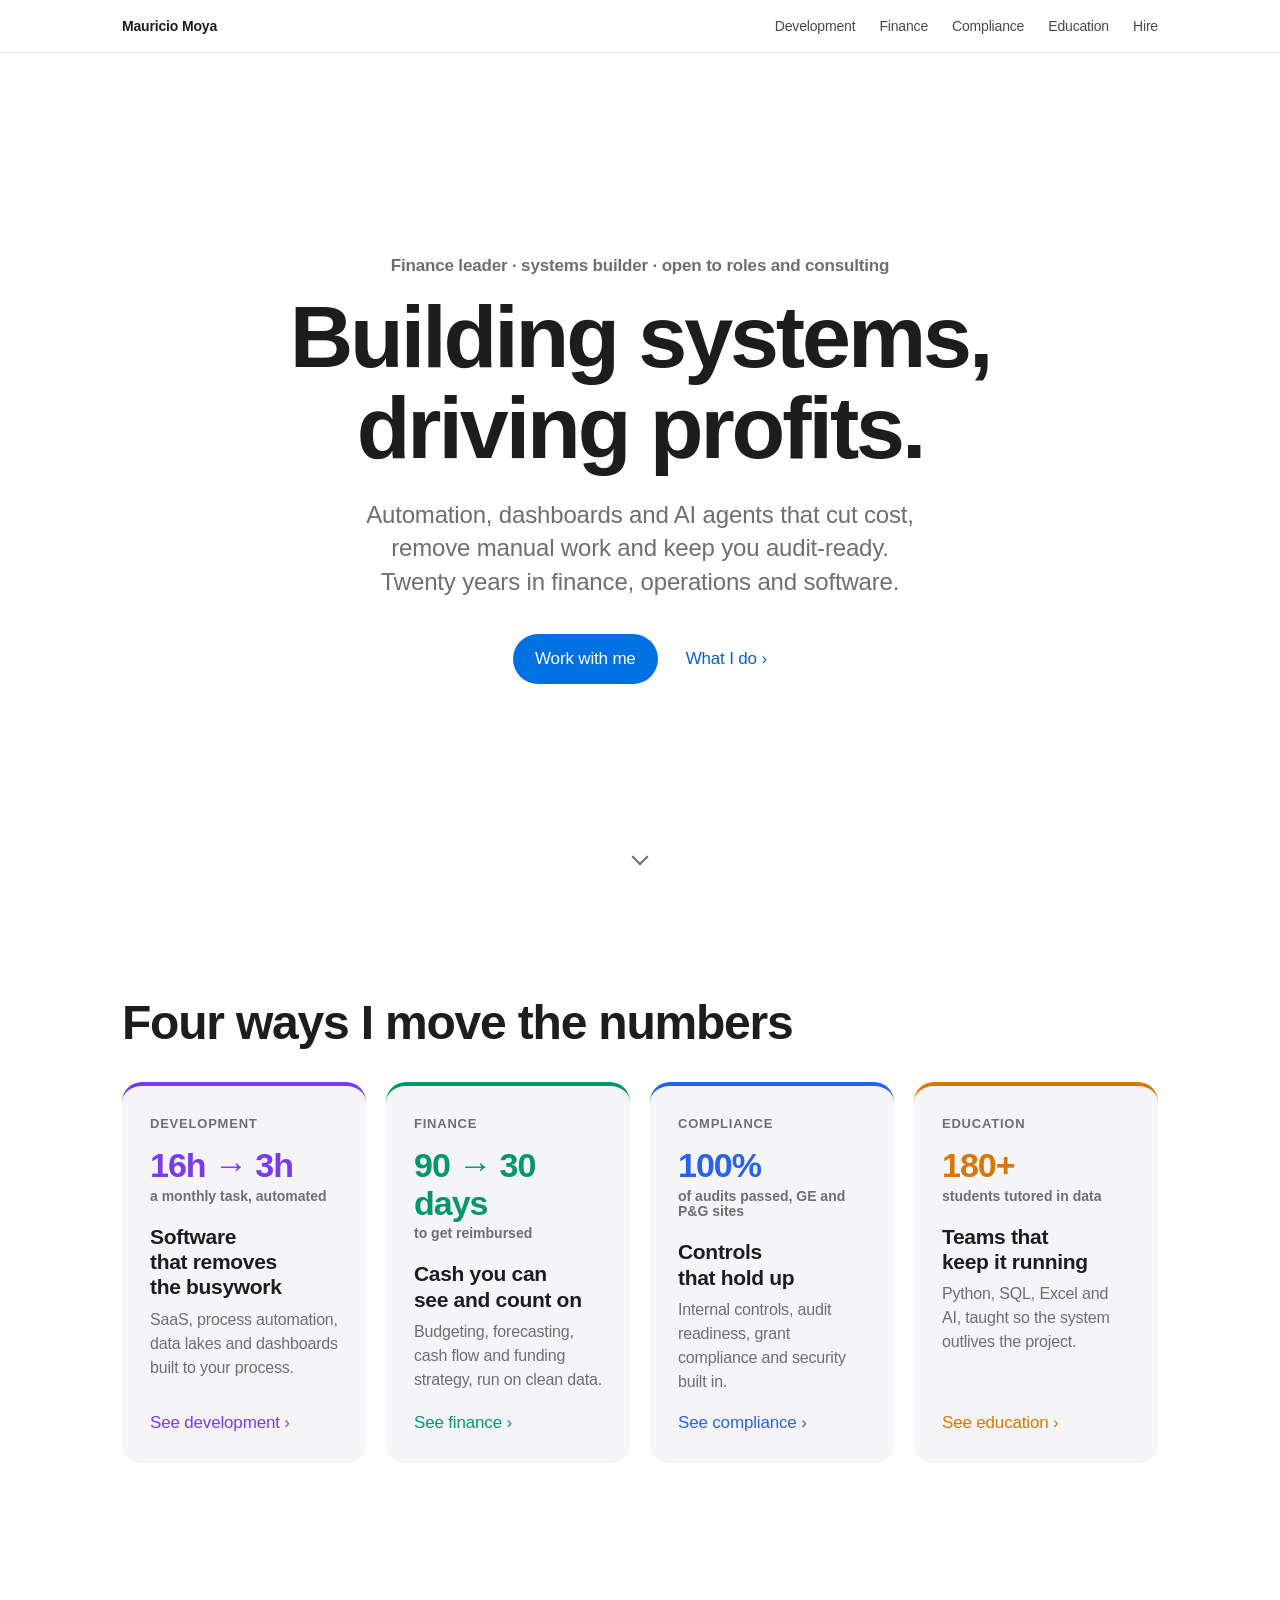
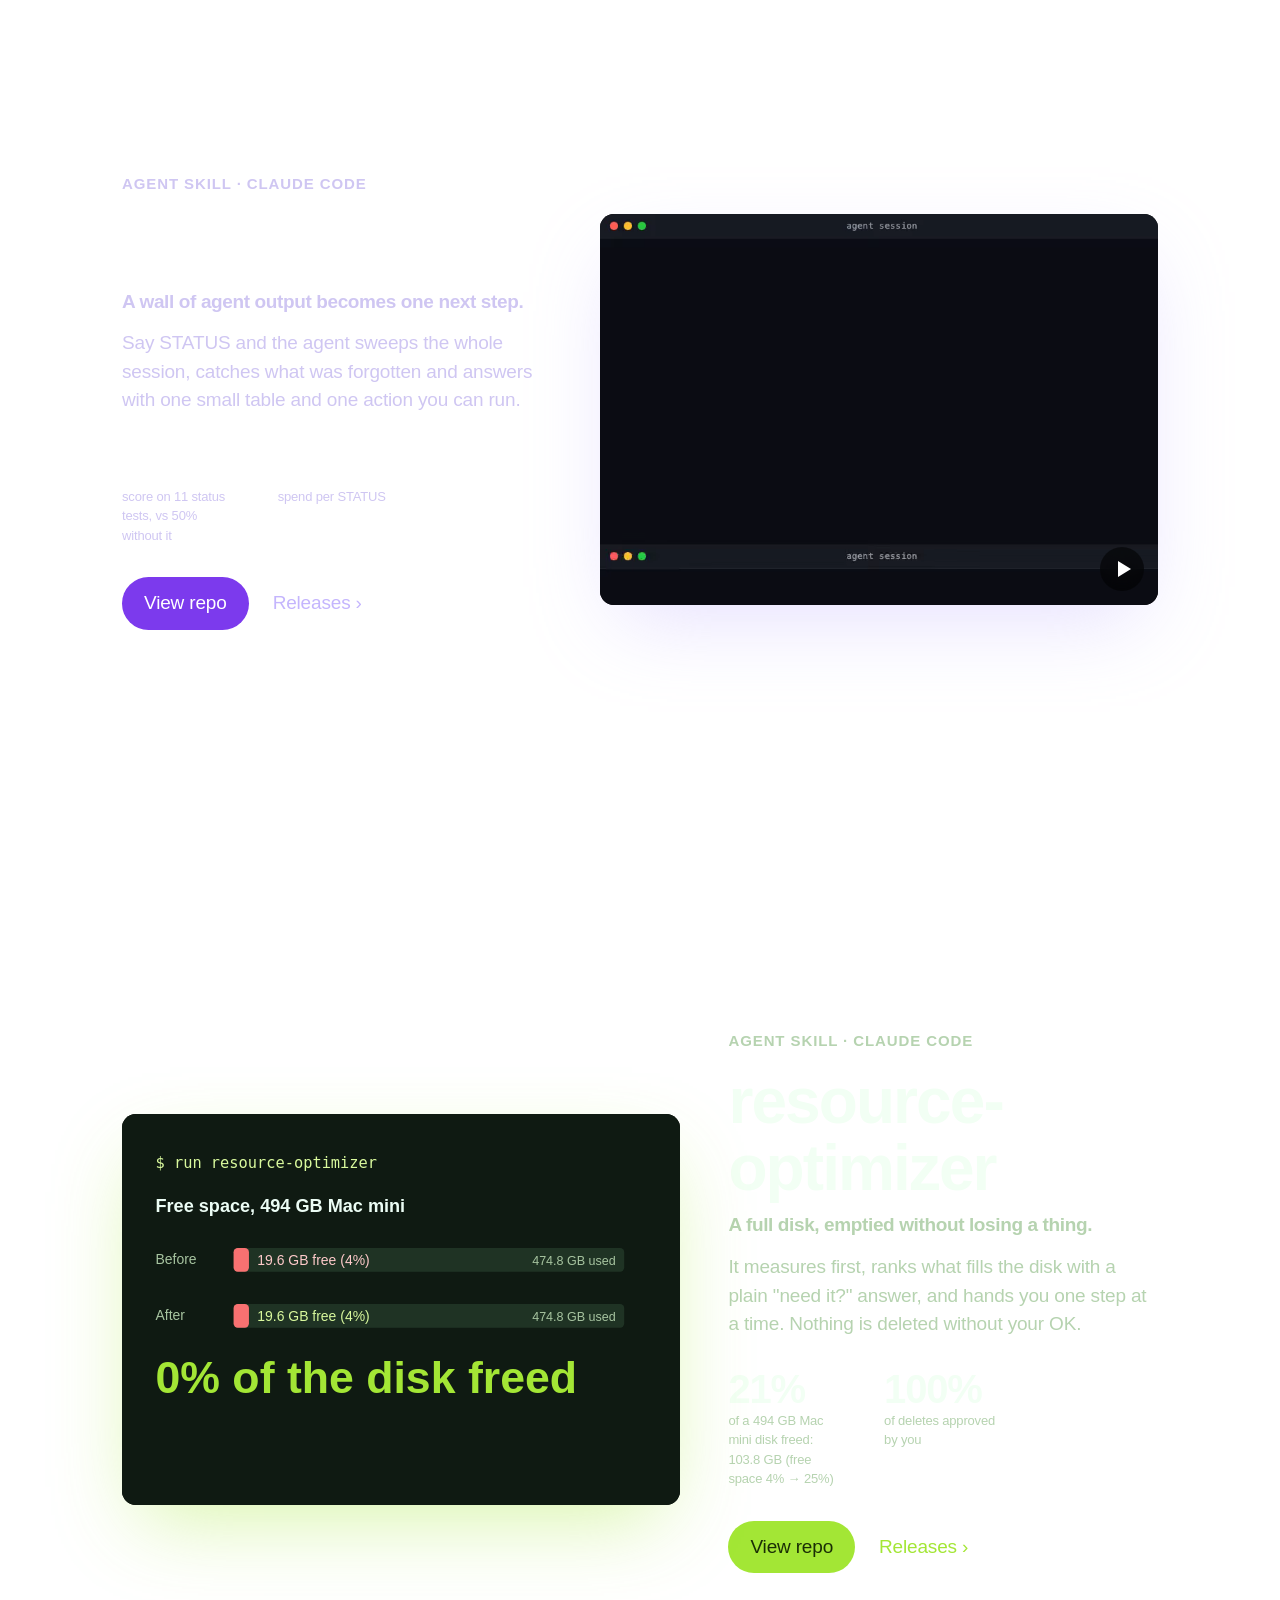
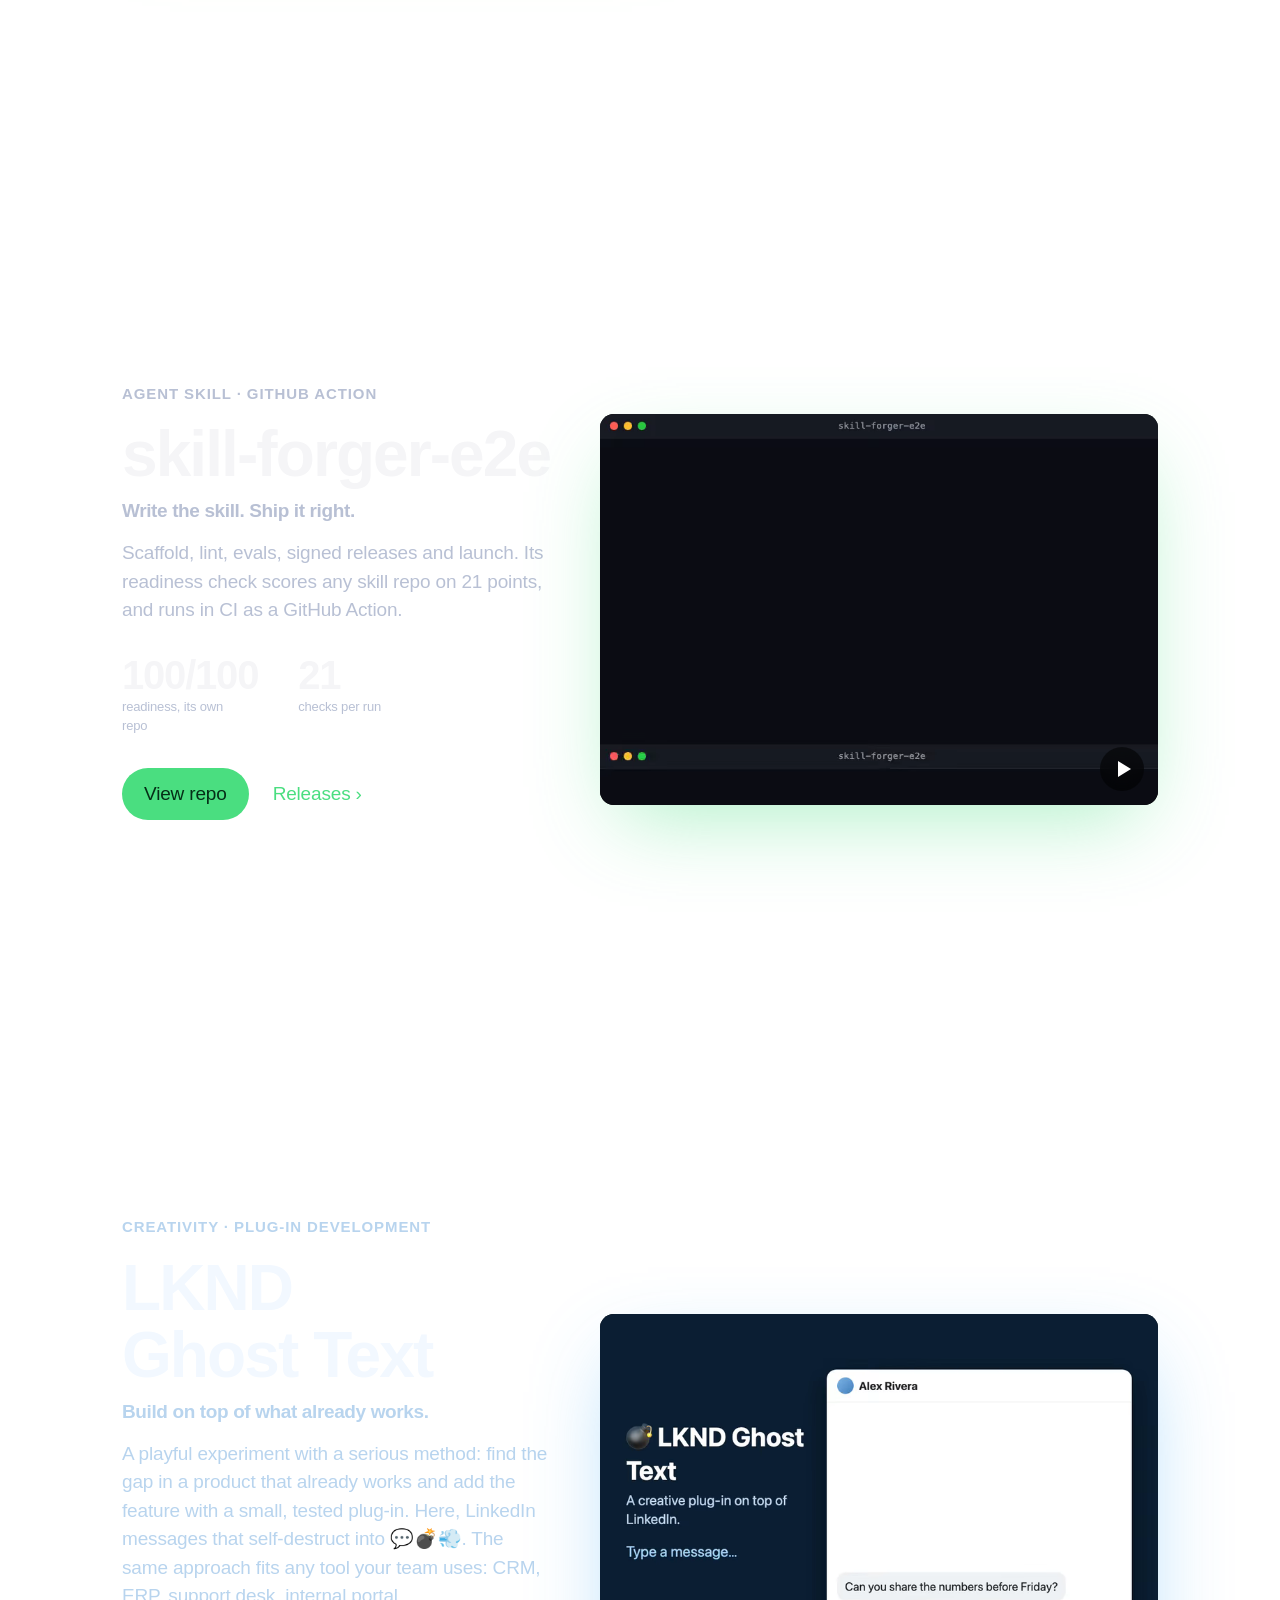
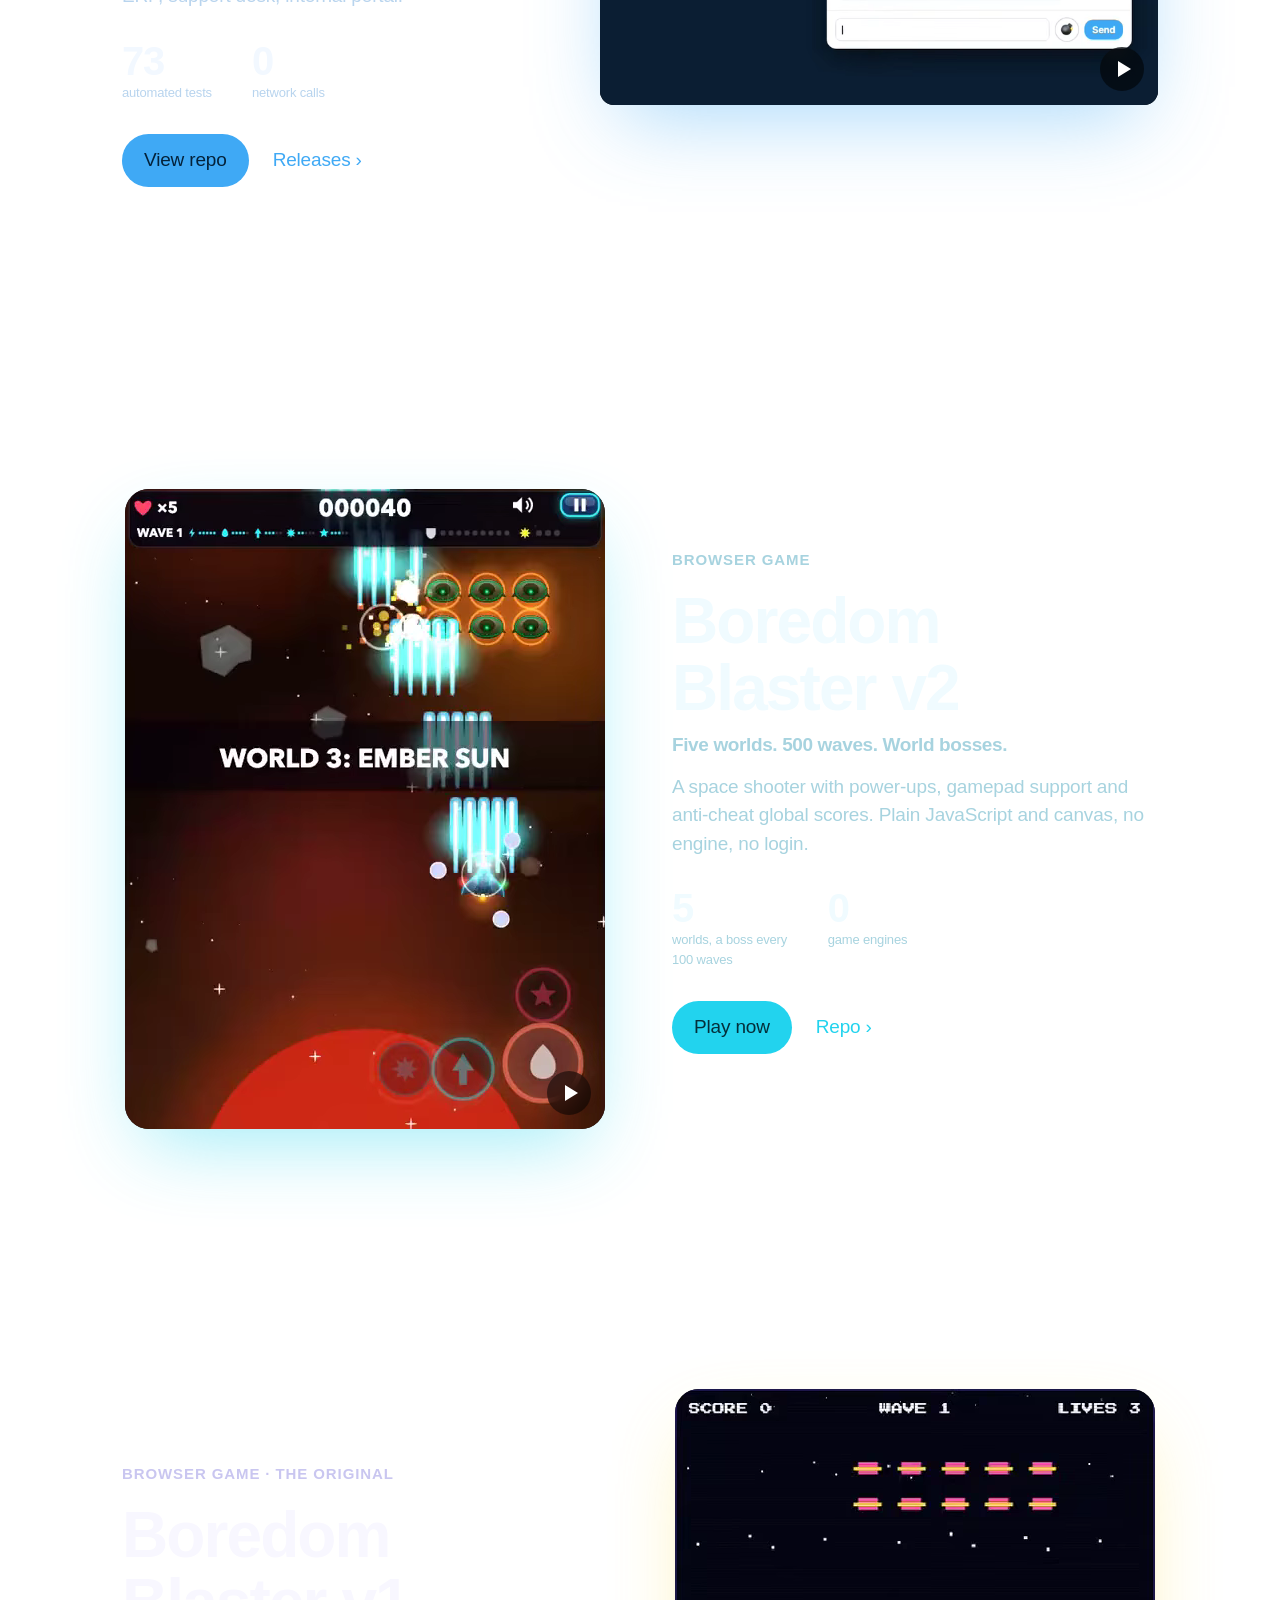
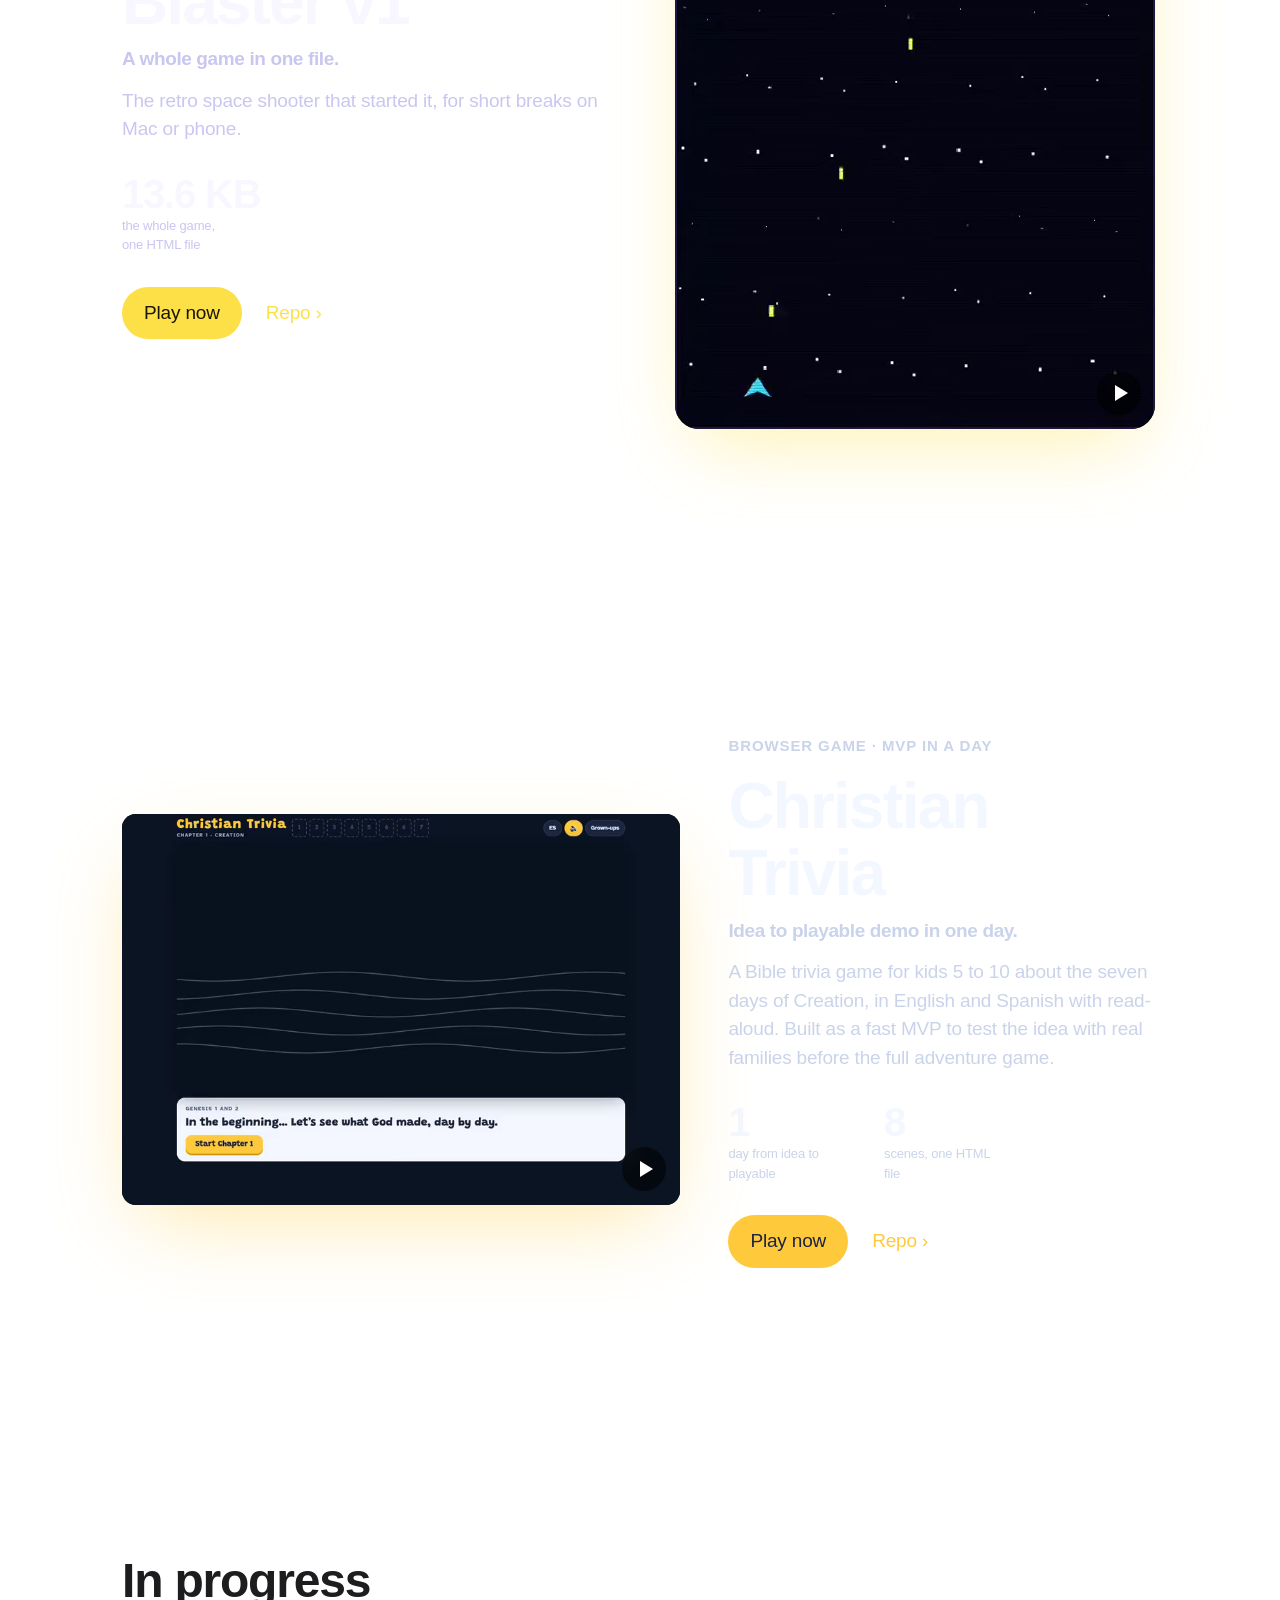
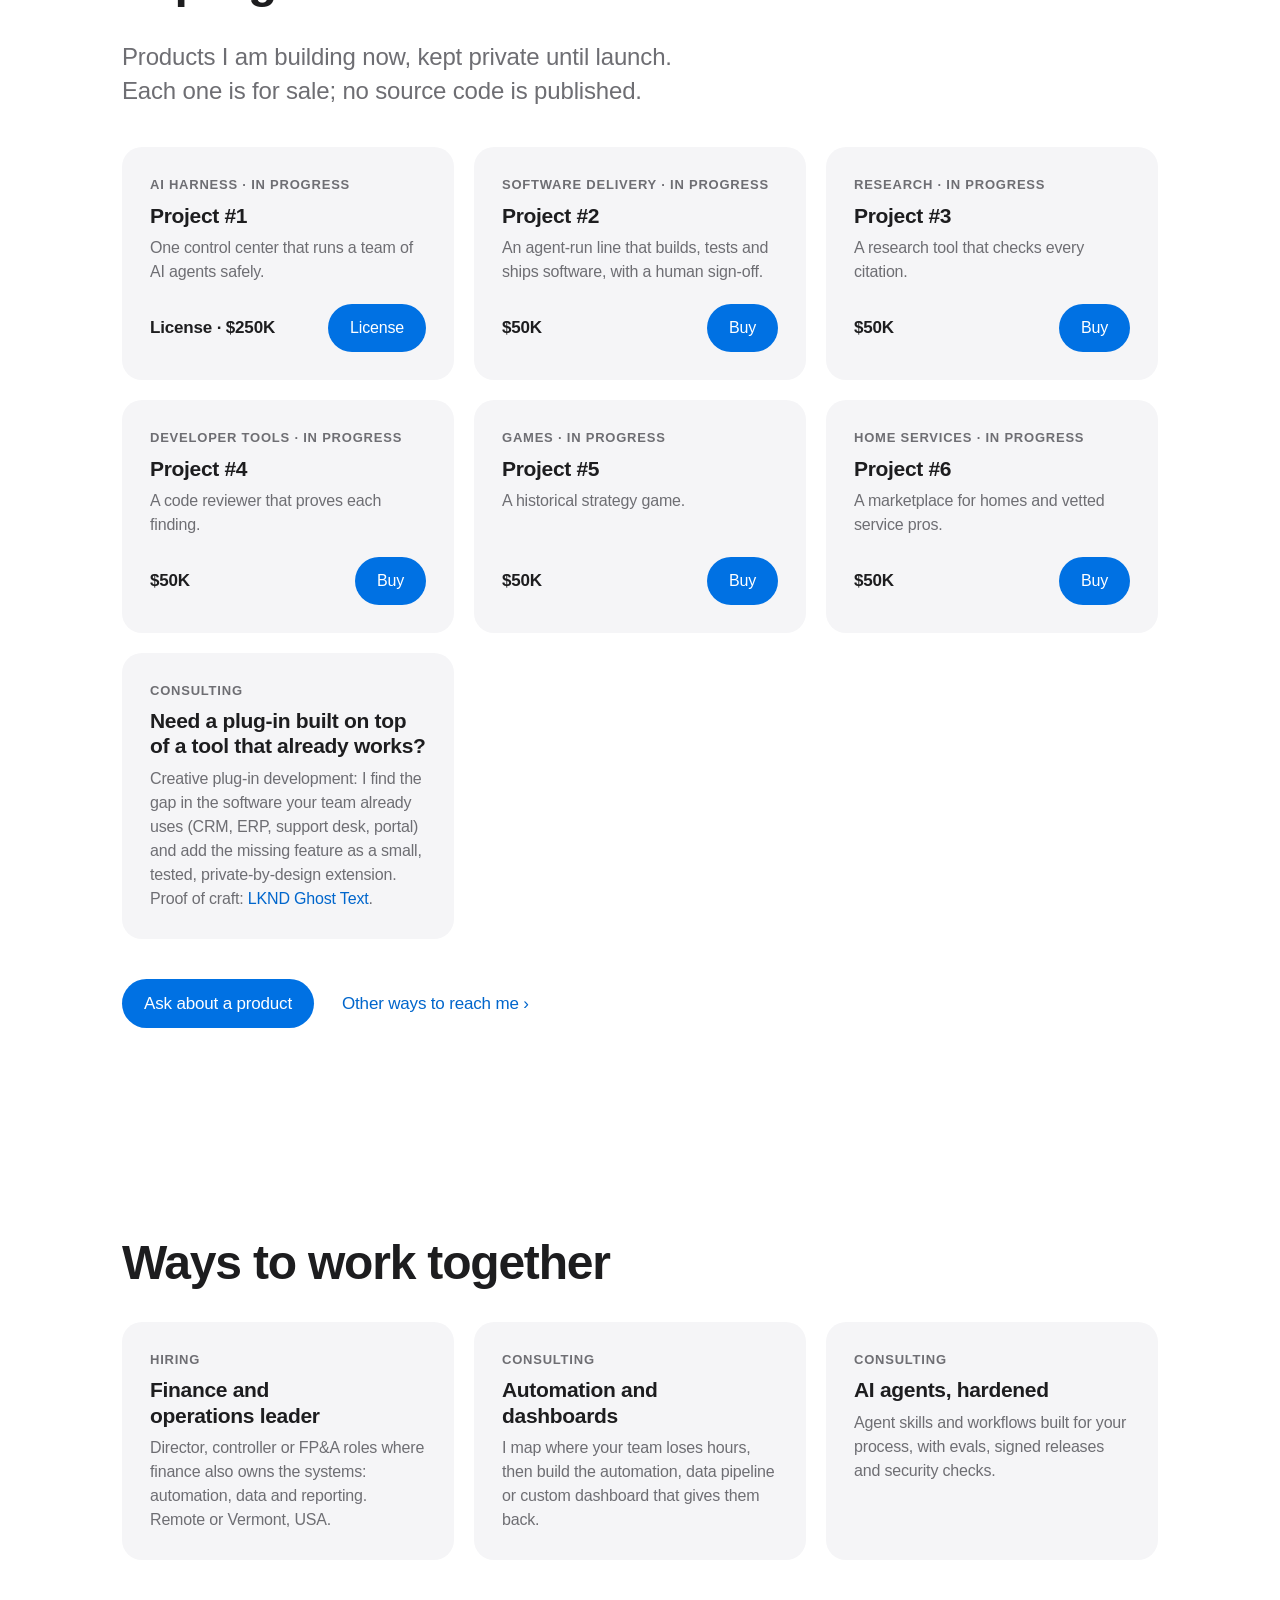
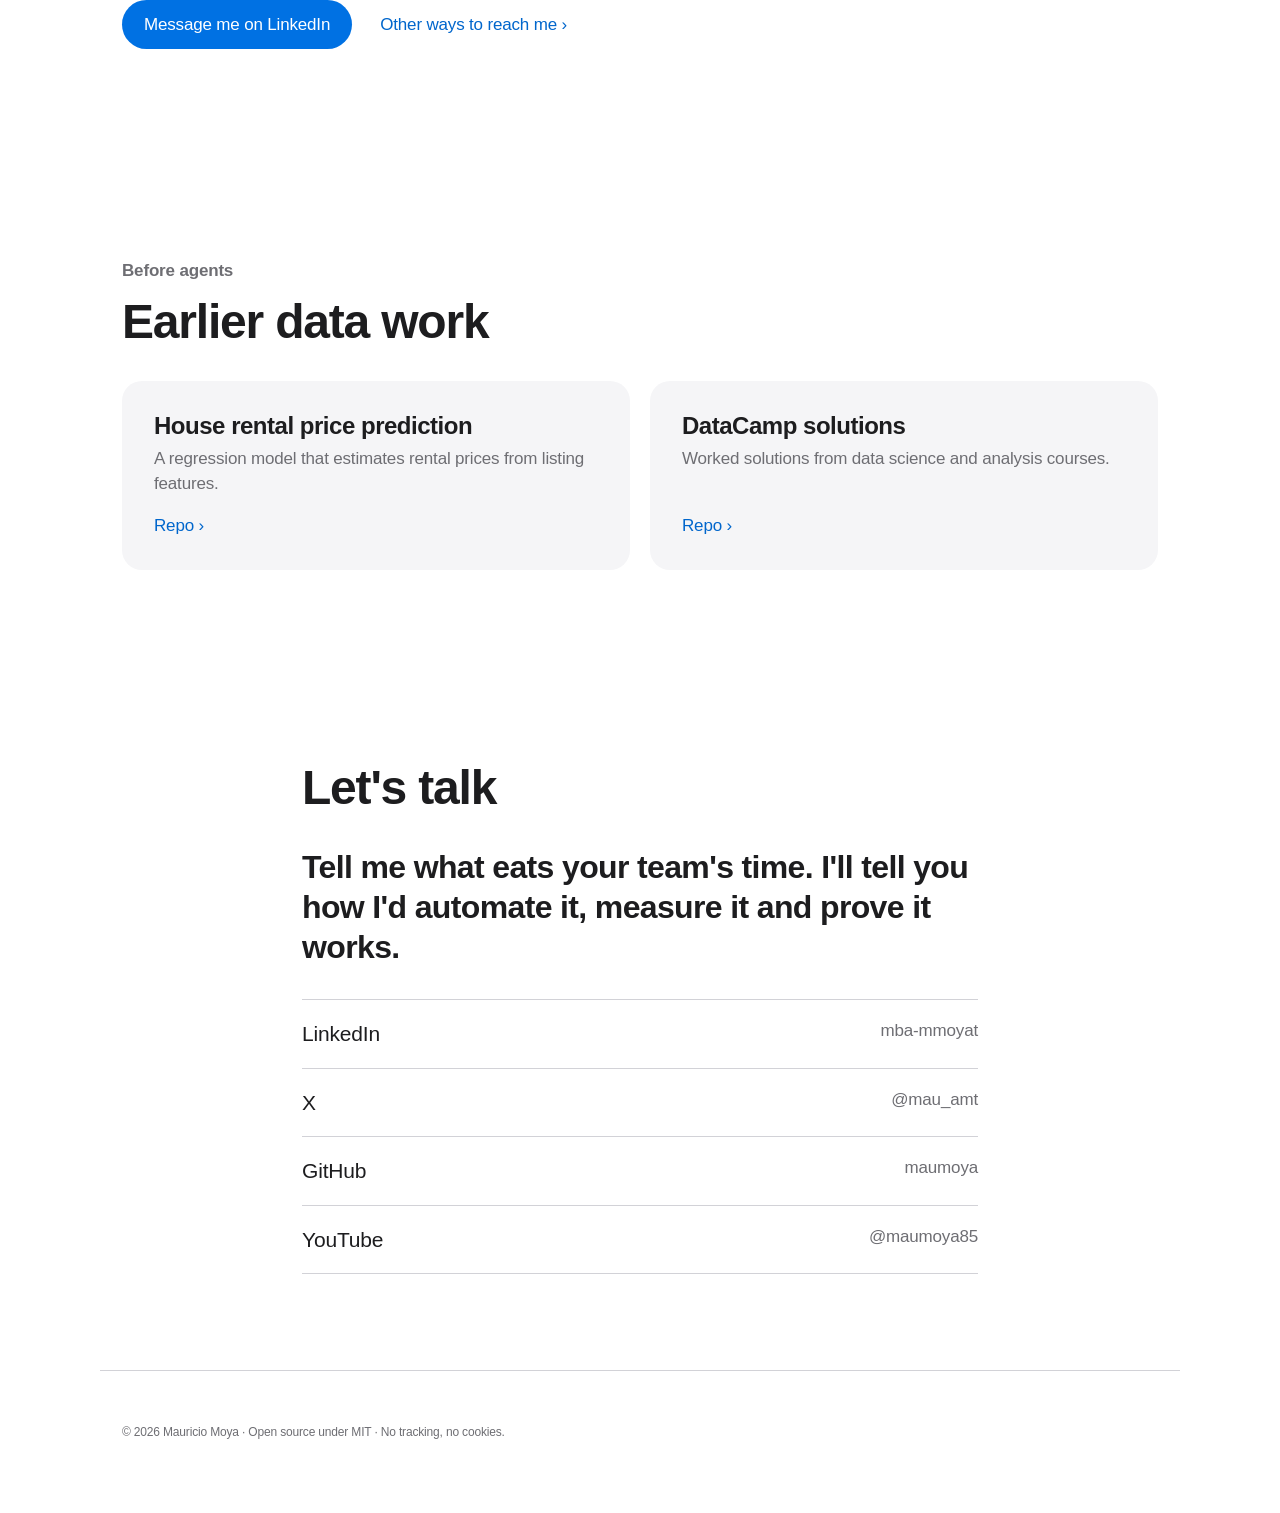
<file: index.html>
<!doctype html>
<html lang="en">
<head>
  <meta name="robots" content="noindex">
<meta charset="utf-8">
<meta name="viewport" content="width=device-width, initial-scale=1">
<title>Mauricio Moya — finance leader who builds the systems</title>
<meta name="description" content="Mauricio Moya is a finance leader who builds the systems: automation, dashboards, data and AI agents that cut cost and manual work. Development, finance, compliance and education. Open to roles and consulting.">
<meta name="color-scheme" content="light dark">
<meta name="theme-color" content="#ffffff" media="(prefers-color-scheme: light)">
<meta name="theme-color" content="#000000" media="(prefers-color-scheme: dark)">

<link rel="icon" href="favicon.svg" type="image/svg+xml">
<meta property="og:type" content="website">
<meta property="og:url" content="https://maumoya.github.io/">
<meta property="og:title" content="Mauricio Moya — finance leader who builds the systems">
<meta property="og:description" content="Automation, dashboards, data and AI agents that cut cost and manual work. Open to roles and consulting.">
<meta property="og:image" content="https://maumoya.github.io/og.png">
<meta property="og:image:width" content="1200">
<meta property="og:image:height" content="630">
<meta property="og:image:alt" content="Mauricio Moya — AI agent engineer">
<meta name="twitter:card" content="summary_large_image">
<meta name="twitter:site" content="@mau_amt">
<link rel="stylesheet" href="style.css?v=bfa42b55">
<script>if ("IntersectionObserver" in window) document.documentElement.classList.add("js");</script>
</head>
<body data-scene="base">
<a class="skip" href="#main">Skip to content</a>
<header class="nav">
  <div class="wrap nav-in">
    <a class="brand" href="#top">Mauricio Moya</a>
    <nav aria-label="Pages">
      <a href="development/">Development</a>
      <a href="finance/">Finance</a>
      <a href="compliance/">Compliance</a>
      <a href="education/">Education</a>
      <a href="#hire">Hire</a>
    </nav>
  </div>
</header>

<nav class="rail" aria-label="Projects">
  <a href="#adhd" data-for="adhd"><span>adhd-status</span></a>
  <a href="#optim" data-for="optim"><span>resource-optimizer</span></a>
  <a href="#forger" data-for="forger"><span>skill-forger-e2e</span></a>
  <a href="#ghost" data-for="ghost"><span>LKND Ghost Text</span></a>
  <a href="#bbv2" data-for="bbv2"><span>Boredom Blaster v2</span></a>
  <a href="#bbv1" data-for="bbv1"><span>Boredom Blaster v1</span></a>
  <a href="#trivia" data-for="trivia"><span>Christian Trivia</span></a>
</nav>

<main id="main">
  <section id="top" class="scene hero" data-scene="base">
    <div class="wrap">
      <p class="eyebrow fx" style="--i:0">Finance leader · systems builder · open to roles and consulting</p>
      <h1 class="fx" style="--i:1">Building systems,<br>driving profits.</h1>
      <p class="lede fx" style="--i:2">Automation, dashboards and AI agents that cut cost, remove manual work and keep you audit-ready. Twenty years in finance, operations and software.</p>
      <p class="cta fx" style="--i:3">
        <a class="btn" href="#hire">Work with me</a>
        <a class="link" href="#areas">What I do <span aria-hidden="true">›</span></a>
      </p>
    </div>
    <a class="cue" href="#areas" aria-label="Scroll to what I do"><span aria-hidden="true"></span></a>
  </section>

  <section id="areas" class="scene" data-scene="base" aria-labelledby="areas-h">
    <div class="wrap">
      <h2 id="areas-h" class="fx">Four ways I move the numbers</h2>
      <div class="areas">
        <a class="area a-dev fx" href="development/">
          <p class="eyebrow">Development</p>
          <p class="num">16h → 3h <small>a monthly task, automated</small></p>
          <h3>Software that removes the busywork</h3>
          <p>SaaS, process automation, data lakes and dashboards built to your process.</p>
          <span class="more">See development <span aria-hidden="true">›</span></span>
        </a>
        <a class="area a-fin fx" href="finance/">
          <p class="eyebrow">Finance</p>
          <p class="num">90 → 30 days <small>to get reimbursed</small></p>
          <h3>Cash you can see and count on</h3>
          <p>Budgeting, forecasting, cash flow and funding strategy, run on clean data.</p>
          <span class="more">See finance <span aria-hidden="true">›</span></span>
        </a>
        <a class="area a-comp fx" href="compliance/">
          <p class="eyebrow">Compliance</p>
          <p class="num">100% <small>of audits passed, GE and P&amp;G sites</small></p>
          <h3>Controls that hold up</h3>
          <p>Internal controls, audit readiness, grant compliance and security built in.</p>
          <span class="more">See compliance <span aria-hidden="true">›</span></span>
        </a>
        <a class="area a-edu fx" href="education/">
          <p class="eyebrow">Education</p>
          <p class="num">180+ <small>students tutored in data</small></p>
          <h3>Teams that keep it running</h3>
          <p>Python, SQL, Excel and AI, taught so the system outlives the project.</p>
          <span class="more">See education <span aria-hidden="true">›</span></span>
        </a>
      </div>
    </div>
  </section>

  <div id="work">
    <h2 class="sr-only">Recent builds</h2>

    <section id="adhd" class="scene project" data-scene="adhd" aria-labelledby="adhd-h">
      <div class="wrap split">
        <div class="copy">
          <p class="eyebrow fx">Agent skill · Claude Code</p>
          <h3 id="adhd-h" class="fx">adhd-status</h3>
          <p class="tag fx">A wall of agent output becomes one next step.</p>
          <p class="fx">Say STATUS and the agent sweeps the whole session, catches what was forgotten and answers with one small table and one action you can run.</p>
          <dl class="stats fx">
            <div><dt>score on <!--fact:adhd_eval_cases-->11<!--/fact--> status tests, vs <!--fact:adhd_eval_without-->50%<!--/fact--> without it</dt><dd><!--fact:adhd_eval_with-->96%<!--/fact--></dd></div>
            <div><dt>spend per STATUS</dt><dd>−<!--fact:adhd_spend_less-->35%<!--/fact--></dd></div>
          </dl>
          <p class="links fx"><a class="btn" href="https://github.com/maumoya/adhd-status">View repo</a><a href="https://github.com/maumoya/adhd-status/releases">Releases <span aria-hidden="true">›</span></a></p>
        </div>
        <figure class="media fx-media">
          <div class="screen wide">
            <video muted loop playsinline preload="none" width="800" height="560" poster="media/skill-adhd.jpg" aria-label="Demo: a long agent session, the user types STATUS, and the agent replies with a four-row table. The migration is the user's turn, the rate limit was forgotten, the signup form is in tests and the README fix is merged, followed by one button: npm run migrate.">
              <source src="media/skill-adhd.mp4" type="video/mp4">
              <source src="media/skill-adhd.webm" type="video/webm">
            </video>
            <button class="vbtn" type="button" aria-label="Play video" aria-pressed="false"></button>
          </div>
        </figure>
      </div>
    </section>

    <section id="optim" class="scene project" data-scene="optim" aria-labelledby="optim-h">
      <div class="wrap split rev">
        <div class="copy">
          <p class="eyebrow fx">Agent skill · Claude Code</p>
          <h3 id="optim-h" class="fx">resource-optimizer</h3>
          <p class="tag fx">A full disk, emptied without losing a thing.</p>
          <p class="fx">It measures first, ranks what fills the disk with a plain "need it?" answer, and hands you one step at a time. Nothing is deleted without your OK.</p>
          <dl class="stats fx">
            <div><dt>of a <!--fact:ro_disk-->494 GB<!--/fact--> Mac mini disk freed: <!--fact:ro_freed_gb-->103.8 GB<!--/fact--> (free space <!--fact:ro_free_before-->4%<!--/fact--> → <!--fact:ro_free_after-->25%<!--/fact-->)</dt><dd><!--fact:ro_freed-->21%<!--/fact--></dd></div>
            <div><dt>of deletes approved by you</dt><dd>100%</dd></div>
          </dl>
          <p class="links fx"><a class="btn" href="https://github.com/maumoya/resource-optimizer">View repo</a><a href="https://github.com/maumoya/resource-optimizer/releases">Releases <span aria-hidden="true">›</span></a></p>
        </div>
        <figure class="media fx-media">
          <div class="screen wide">
            <img src="media/disk-cleanup.svg" width="800" height="560" loading="lazy" alt="Animation: free space on a 494 GB Mac mini goes from 19.6 GB (4%) to 123.3 GB (25%) as the agent clears caches, temp files, models, simulators, apps and Trash: 103.8 GB freed, 21% of the disk, every delete approved by the user.">
          </div>
        </figure>
      </div>
    </section>

    <section id="forger" class="scene project" data-scene="forger" aria-labelledby="forger-h">
      <div class="wrap split">
        <div class="copy">
          <p class="eyebrow fx">Agent skill · GitHub Action</p>
          <h3 id="forger-h" class="fx">skill-forger-e2e</h3>
          <p class="tag fx">Write the skill. Ship it right.</p>
          <p class="fx">Scaffold, lint, evals, signed releases and launch. Its readiness check scores any skill repo on 21 points, and runs in CI as a GitHub Action.</p>
          <dl class="stats fx">
            <div><dt>readiness, its own repo</dt><dd>100/100</dd></div>
            <div><dt>checks per run</dt><dd>21</dd></div>
          </dl>
          <p class="links fx"><a class="btn" href="https://github.com/maumoya/skill-forger-e2e">View repo</a><a href="https://github.com/maumoya/skill-forger-e2e/releases">Releases <span aria-hidden="true">›</span></a></p>
        </div>
        <figure class="media fx-media">
          <div class="screen wide">
            <video muted loop playsinline preload="none" width="800" height="560" poster="media/skill-forger.jpg" aria-label="Demo: readiness.sh runs on the skill-forger-e2e repo, passes all 21 checks and prints SCORE 100/100 with a readiness badge.">
              <source src="media/skill-forger.mp4" type="video/mp4">
              <source src="media/skill-forger.webm" type="video/webm">
            </video>
            <button class="vbtn" type="button" aria-label="Play video" aria-pressed="false"></button>
          </div>
        </figure>
      </div>
    </section>


    <section id="ghost" class="scene project" data-scene="ghost" aria-labelledby="ghost-h">
      <div class="wrap split">
        <div class="copy">
          <p class="eyebrow fx">Creativity · plug-in development</p>
          <h3 id="ghost-h" class="fx">LKND Ghost Text</h3>
          <p class="tag fx">Build on top of what already works.</p>
          <p class="fx">A playful experiment with a serious method: find the gap in a product that already works and add the feature with a small, tested plug-in. Here, LinkedIn messages that self-destruct into 💬💣💨. The same approach fits any tool your team uses: CRM, ERP, support desk, internal portal.</p>
          <dl class="stats fx">
            <div><dt>automated tests</dt><dd>73</dd></div>
            <div><dt>network calls</dt><dd>0</dd></div>
          </dl>
          <p class="links fx"><a class="btn" href="https://github.com/maumoya/LKND-ghost-text">View repo</a><a href="https://github.com/maumoya/LKND-ghost-text/releases">Releases <span aria-hidden="true">›</span></a></p>
        </div>
        <figure class="media fx-media">
          <div class="screen wide">
            <video muted loop playsinline preload="none" width="800" height="560" poster="media/ghost-text.jpg" aria-label="Animation: type a message, click the bomb, pick 20 seconds; the message goes out with a self-destruct line and a countdown ring, and at zero it turns into 💬💣💨 (Edited).">
              <source src="media/ghost-text.mp4" type="video/mp4">
              <source src="media/ghost-text.webm" type="video/webm">
            </video>
            <button class="vbtn" type="button" aria-label="Play video" aria-pressed="false"></button>
          </div>
        </figure>
      </div>
    </section>
    <section id="bbv2" class="scene project" data-scene="bbv2" aria-labelledby="bbv2-h">
      <div class="wrap split rev">
        <div class="copy">
          <p class="eyebrow fx">Browser game</p>
          <h3 id="bbv2-h" class="fx">Boredom Blaster v2</h3>
          <p class="tag fx">Five worlds. 500 waves. World bosses.</p>
          <p class="fx">A space shooter with power-ups, gamepad support and anti-cheat global scores. Plain JavaScript and canvas, no engine, no login.</p>
          <dl class="stats fx">
            <div><dt>worlds, a boss every 100 waves</dt><dd>5</dd></div>
            <div><dt>game engines</dt><dd>0</dd></div>
          </dl>
          <p class="links fx"><a class="btn" href="https://maumoya.github.io/boredom-blaster-v2/">Play now</a><a href="https://github.com/maumoya/boredom-blaster-v2">Repo <span aria-hidden="true">›</span></a></p>
        </div>
        <figure class="media fx-media">
          <div class="screen">
            <video muted loop playsinline preload="none" width="480" height="640" poster="media/blaster-v2.jpg" aria-label="Boredom Blaster v2 gameplay: a fully upgraded ship moving in all directions, then a new record and the top-10 table.">
              <source src="media/blaster-v2.mp4" type="video/mp4">
              <source src="media/blaster-v2.webm" type="video/webm">
            </video>
            <button class="vbtn" type="button" aria-label="Play video" aria-pressed="false"></button>
          </div>
        </figure>
      </div>
    </section>

    <section id="bbv1" class="scene project" data-scene="bbv1" aria-labelledby="bbv1-h">
      <div class="wrap split">
        <div class="copy">
          <p class="eyebrow fx">Browser game · the original</p>
          <h3 id="bbv1-h" class="fx">Boredom Blaster v1</h3>
          <p class="tag fx">A whole game in one file.</p>
          <p class="fx">The retro space shooter that started it, for short breaks on Mac or phone.</p>
          <dl class="stats fx">
            <div><dt>the whole game, one HTML file</dt><dd><!--fact:bb1_size_kb-->13.6 KB<!--/fact--></dd></div>
          </dl>
          <p class="links fx"><a class="btn" href="https://maumoya.github.io/boredom-blaster-play/">Play now</a><a href="https://github.com/maumoya/boredom-blaster-play">Repo <span aria-hidden="true">›</span></a></p>
        </div>
        <figure class="media fx-media">
          <div class="screen">
            <video muted loop playsinline preload="none" width="480" height="640" poster="media/blaster-v1.jpg" aria-label="Boredom Blaster v1 gameplay through the first three waves.">
              <source src="media/blaster-v1.mp4" type="video/mp4">
              <source src="media/blaster-v1.webm" type="video/webm">
            </video>
            <button class="vbtn" type="button" aria-label="Play video" aria-pressed="false"></button>
          </div>
        </figure>
      </div>
    </section>
    <section id="trivia" class="scene project" data-scene="trivia" aria-labelledby="trivia-h">
      <div class="wrap split rev">
        <div class="copy">
          <p class="eyebrow fx">Browser game · MVP in a day</p>
          <h3 id="trivia-h" class="fx">Christian Trivia</h3>
          <p class="tag fx">Idea to playable demo in one day.</p>
          <p class="fx">A Bible trivia game for kids 5 to 10 about the seven days of Creation, in English and Spanish with read-aloud. Built as a fast MVP to test the idea with real families before the full adventure game.</p>
          <dl class="stats fx">
            <div><dt>day from idea to playable</dt><dd>1</dd></div>
            <div><dt>scenes, one HTML file</dt><dd>8</dd></div>
          </dl>
          <p class="links fx"><a class="btn" href="https://maumoya.github.io/christian-trivia/">Play now</a><a href="https://github.com/maumoya/christian-trivia">Repo <span aria-hidden="true">›</span></a></p>
        </div>
        <figure class="media fx-media">
          <div class="screen wide">
            <video muted loop playsinline preload="none" width="800" height="560" poster="media/christian-trivia.jpg" aria-label="Christian Trivia gameplay: light appears over the water, then sky and sea, then dry land with trees; each scene asks a question with three picture answers.">
              <source src="media/christian-trivia.mp4" type="video/mp4">
              <source src="media/christian-trivia.webm" type="video/webm">
            </video>
            <button class="vbtn" type="button" aria-label="Play video" aria-pressed="false"></button>
          </div>
        </figure>
      </div>
    </section>
  </div>

  <section id="building" class="scene" data-scene="base" aria-labelledby="building-h">
    <div class="wrap">
      <h2 id="building-h" class="fx">In progress</h2>
      <p class="lede intro fx">Products I am building now, kept private until launch. Each one is for sale; no source code is published.</p>
      <div class="offers">
        <article class="offer build fx">
          <p class="eyebrow">AI harness · In progress</p>
          <h3>Project #1</h3>
          <p>One control center that runs a team of AI agents safely.</p>
          <p class="buy"><span class="price">License · $250K</span><a class="btn" href="https://www.linkedin.com/in/mba-mmoyat/" aria-label="License Project #1 by message on LinkedIn">License</a></p>
        </article>
        <article class="offer build fx">
          <p class="eyebrow">Software delivery · In progress</p>
          <h3>Project #2</h3>
          <p>An agent-run line that builds, tests and ships software, with a human sign-off.</p>
          <p class="buy"><span class="price">$50K</span><a class="btn" href="https://www.linkedin.com/in/mba-mmoyat/" aria-label="Buy Project #2 by message on LinkedIn">Buy</a></p>
        </article>
        <article class="offer build fx">
          <p class="eyebrow">Research · In progress</p>
          <h3>Project #3</h3>
          <p>A research tool that checks every citation.</p>
          <p class="buy"><span class="price">$50K</span><a class="btn" href="https://www.linkedin.com/in/mba-mmoyat/" aria-label="Buy Project #3 by message on LinkedIn">Buy</a></p>
        </article>
        <article class="offer build fx">
          <p class="eyebrow">Developer tools · In progress</p>
          <h3>Project #4</h3>
          <p>A code reviewer that proves each finding.</p>
          <p class="buy"><span class="price">$50K</span><a class="btn" href="https://www.linkedin.com/in/mba-mmoyat/" aria-label="Buy Project #4 by message on LinkedIn">Buy</a></p>
        </article>
        <article class="offer build fx">
          <p class="eyebrow">Games · In progress</p>
          <h3>Project #5</h3>
          <p>A historical strategy game.</p>
          <p class="buy"><span class="price">$50K</span><a class="btn" href="https://www.linkedin.com/in/mba-mmoyat/" aria-label="Buy Project #5 by message on LinkedIn">Buy</a></p>
        </article>
        <article class="offer build fx">
          <p class="eyebrow">Home services · In progress</p>
          <h3>Project #6</h3>
          <p>A marketplace for homes and vetted service pros.</p>
          <p class="buy"><span class="price">$50K</span><a class="btn" href="https://www.linkedin.com/in/mba-mmoyat/" aria-label="Buy Project #6 by message on LinkedIn">Buy</a></p>
        </article>
        <article class="offer fx">
          <p class="eyebrow">Consulting</p>
          <h3>Need a plug-in built on top of a tool that already works?</h3>
          <p>Creative plug-in development: I find the gap in the software your team already uses (CRM, ERP, support desk, portal) and add the missing feature as a small, tested, private-by-design extension. Proof of craft: <a href="#ghost">LKND Ghost Text</a>.</p>
        </article>
      </div>
      <p class="cta-row fx"><a class="btn" href="https://www.linkedin.com/in/mba-mmoyat/">Ask about a product</a><a href="#contact">Other ways to reach me <span aria-hidden="true">›</span></a></p>
    </div>
  </section>

  <section id="hire" class="scene" data-scene="base" aria-labelledby="hire-h">
    <div class="wrap">
      <h2 id="hire-h" class="fx">Ways to work together</h2>
      <div class="offers">
        <article class="offer fx">
          <p class="eyebrow">Hiring</p>
          <h3>Finance and operations leader</h3>
          <p>Director, controller or FP&amp;A roles where finance also owns the systems: automation, data and reporting. Remote or Vermont, USA.</p>
        </article>
        <article class="offer fx">
          <p class="eyebrow">Consulting</p>
          <h3>Automation and dashboards</h3>
          <p>I map where your team loses hours, then build the automation, data pipeline or custom dashboard that gives them back.</p>
        </article>
        <article class="offer fx">
          <p class="eyebrow">Consulting</p>
          <h3>AI agents, hardened</h3>
          <p>Agent skills and workflows built for your process, with evals, signed releases and security checks.</p>
        </article>
      </div>
      <p class="cta-row fx"><a class="btn" href="https://www.linkedin.com/in/mba-mmoyat/">Message me on LinkedIn</a><a href="#contact">Other ways to reach me <span aria-hidden="true">›</span></a></p>
    </div>
  </section>

  <section id="data" class="scene" data-scene="base" aria-labelledby="data-h">
    <div class="wrap">
      <p class="eyebrow fx">Before agents</p>
      <h2 id="data-h" class="fx">Earlier data work</h2>
      <div class="grid">
        <a class="card fx" href="https://github.com/maumoya/House-Rental-Pricing-Prediction">
          <h3>House rental price prediction</h3>
          <p>A regression model that estimates rental prices from listing features.</p>
          <span class="more">Repo <span aria-hidden="true">›</span></span>
        </a>
        <a class="card fx" href="https://github.com/maumoya/datacamp_solutions">
          <h3>DataCamp solutions</h3>
          <p>Worked solutions from data science and analysis courses.</p>
          <span class="more">Repo <span aria-hidden="true">›</span></span>
        </a>
      </div>
    </div>
  </section>

  <section id="contact" class="scene" data-scene="base" aria-labelledby="contact-h">
    <div class="wrap narrow">
      <h2 id="contact-h" class="fx">Let's talk</h2>
      <p class="big fx">Tell me what eats your team's time. I'll tell you how I'd automate it, measure it and prove it works.</p>
      <ul class="contact fx">
        <li><a href="https://www.linkedin.com/in/mba-mmoyat/">LinkedIn <span>mba-mmoyat</span></a></li>
        <li><a href="https://x.com/mau_amt">X <span>@mau_amt</span></a></li>
        <li><a href="https://github.com/maumoya">GitHub <span>maumoya</span></a></li>
        <li><a href="https://www.youtube.com/@maumoya85">YouTube <span>@maumoya85</span></a></li>
      </ul>
    </div>
  </section>
</main>

<footer class="wrap foot">
  <p>© 2026 Mauricio Moya · Open source under MIT · No tracking, no cookies.</p>
</footer>
<script src="app.js?v=a5512eeb" defer></script>
</body>
</html>
</file>
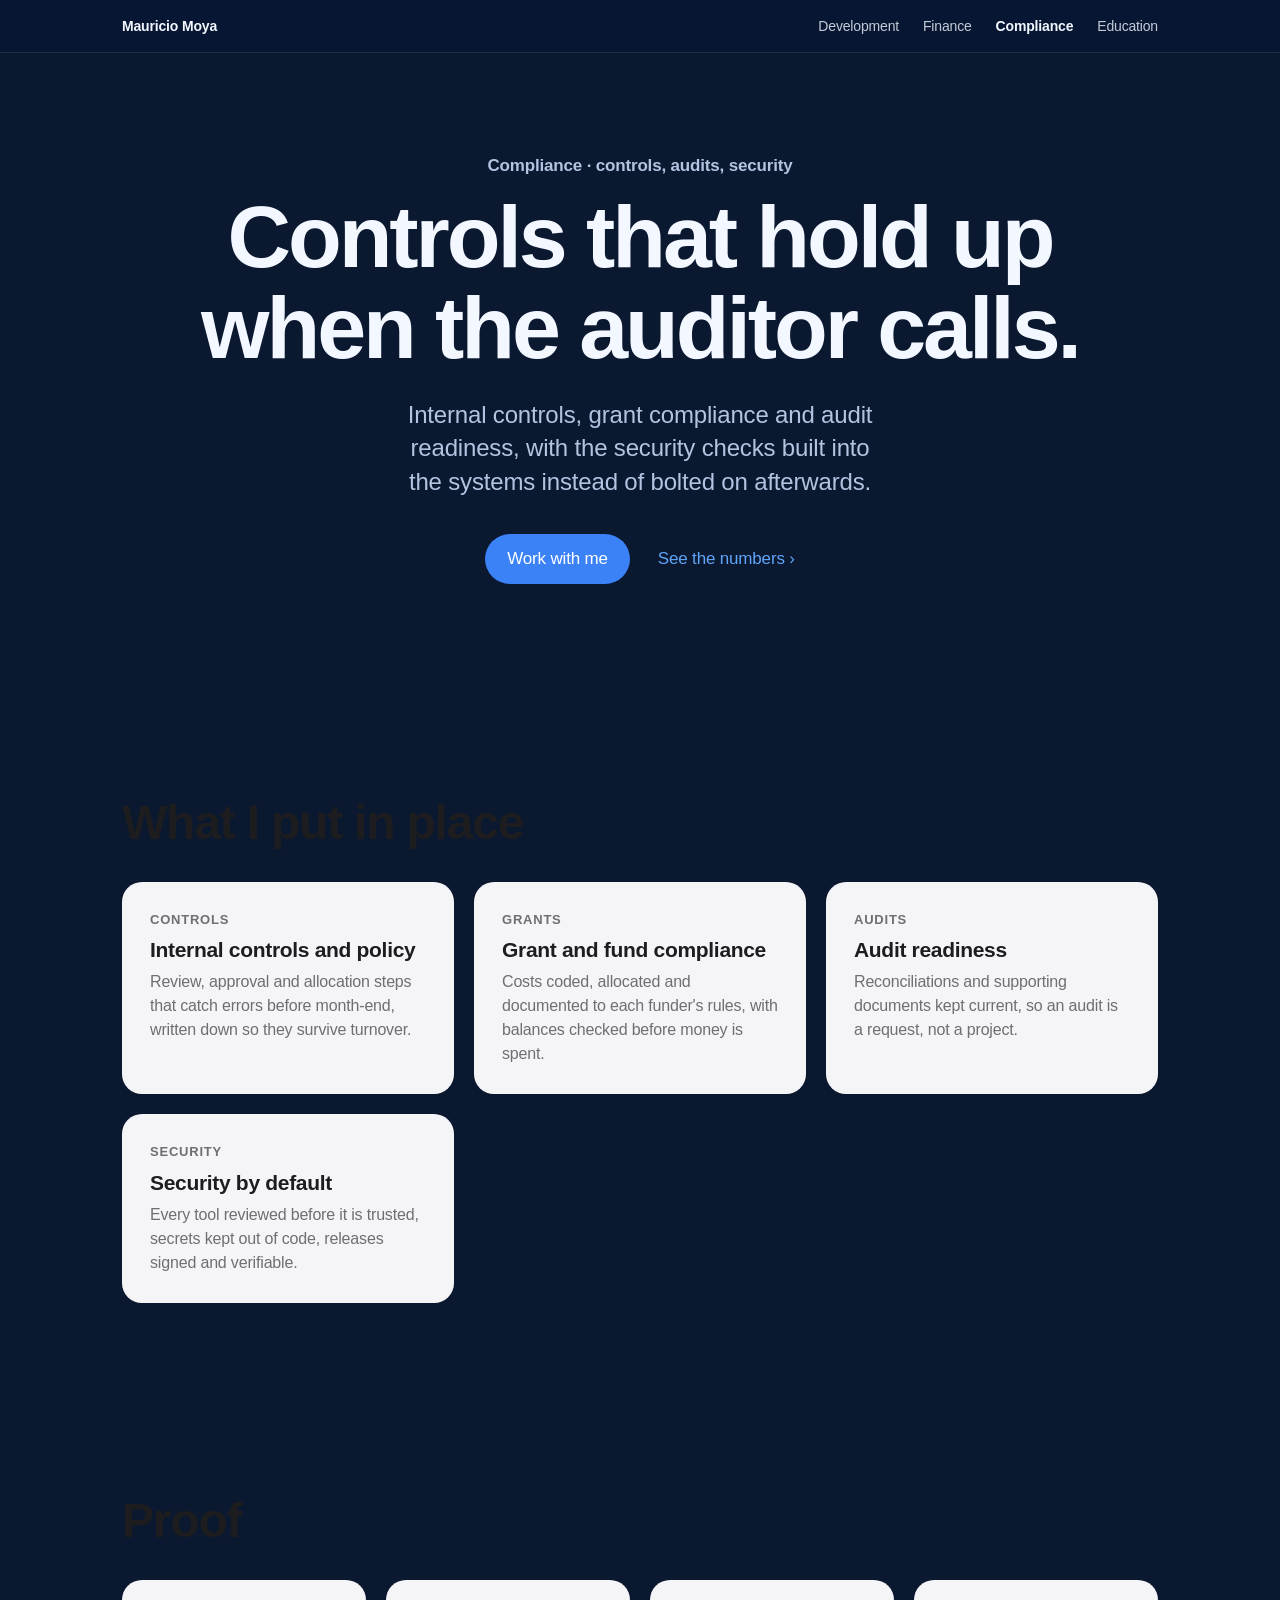
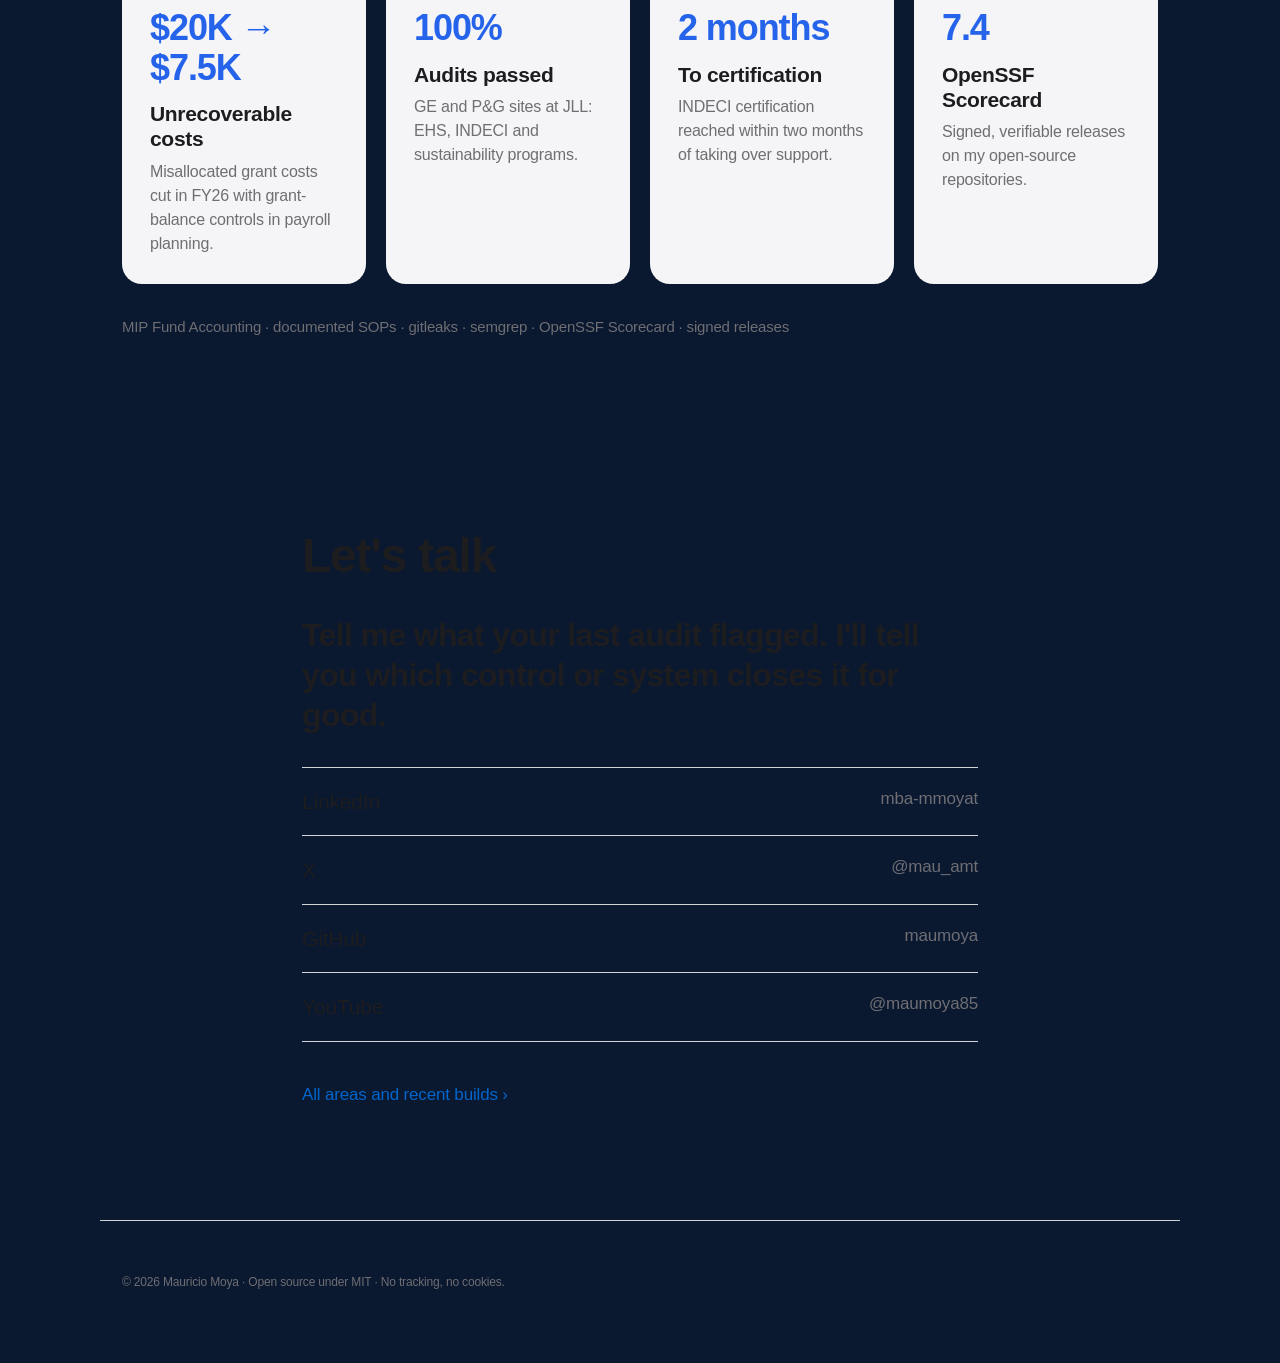
<file: compliance/index.html>
<!doctype html>
<html lang="en">
<head>
  <meta name="robots" content="noindex">
<meta charset="utf-8">
<meta name="viewport" content="width=device-width, initial-scale=1">
<title>Mauricio Moya — Compliance</title>
<meta name="description" content="Internal controls, grant compliance, audit readiness and security built into the systems.">
<meta name="color-scheme" content="light dark">
<link rel="canonical" href="https://maumoya.github.io/compliance/">
<link rel="icon" href="../favicon.svg" type="image/svg+xml">
<meta property="og:type" content="website">
<meta property="og:url" content="https://maumoya.github.io/compliance/">
<meta property="og:title" content="Mauricio Moya — Compliance">
<meta property="og:description" content="Internal controls, grant compliance, audit readiness and security built into the systems.">
<meta property="og:image" content="https://maumoya.github.io/og.png">
<meta name="twitter:card" content="summary_large_image">
<meta name="twitter:site" content="@mau_amt">
<link rel="stylesheet" href="../style.css?v=bfa42b55">
<script>if ("IntersectionObserver" in window) document.documentElement.classList.add("js");</script>
</head>
<body data-scene="comp">
<a class="skip" href="#main">Skip to content</a>
<header class="nav">
  <div class="wrap nav-in">
    <a class="brand" href="../">Mauricio Moya</a>
    <nav aria-label="Pages">
      <a href="../development/">Development</a>
      <a href="../finance/">Finance</a>
      <a href="../compliance/" aria-current="page">Compliance</a>
      <a href="../education/">Education</a>
    </nav>
  </div>
</header>

<main id="main">
  <section id="top" class="scene hero sub" data-scene="comp">
    <div class="wrap">
      <p class="eyebrow fx" style="--i:0">Compliance · controls, audits, security</p>
      <h1 class="fx" style="--i:1">Controls that hold up<br>when the auditor calls.</h1>
      <p class="lede fx" style="--i:2">Internal controls, grant compliance and audit readiness, with the security checks built into the systems instead of bolted on afterwards.</p>
      <p class="cta fx" style="--i:3">
        <a class="btn" href="#contact">Work with me</a>
        <a class="link" href="#proof">See the numbers <span aria-hidden="true">›</span></a>
      </p>
    </div>
  </section>

  <section id="services" class="scene" data-scene="base" aria-labelledby="services-h">
    <div class="wrap">
      <h2 id="services-h" class="fx">What I put in place</h2>
      <div class="offers">
        <article class="offer fx">
          <p class="eyebrow">Controls</p>
          <h3>Internal controls and policy</h3>
          <p>Review, approval and allocation steps that catch errors before month-end, written down so they survive turnover.</p>
        </article>
        <article class="offer fx">
          <p class="eyebrow">Grants</p>
          <h3>Grant and fund compliance</h3>
          <p>Costs coded, allocated and documented to each funder's rules, with balances checked before money is spent.</p>
        </article>
        <article class="offer fx">
          <p class="eyebrow">Audits</p>
          <h3>Audit readiness</h3>
          <p>Reconciliations and supporting documents kept current, so an audit is a request, not a project.</p>
        </article>
        <article class="offer fx">
          <p class="eyebrow">Security</p>
          <h3>Security by default</h3>
          <p>Every tool reviewed before it is trusted, secrets kept out of code, releases signed and verifiable.</p>
        </article>
      </div>
    </div>
  </section>

  <section id="proof" class="scene a-comp" data-scene="base" aria-labelledby="proof-h">
    <div class="wrap">
      <h2 id="proof-h" class="fx">Proof</h2>
      <div class="pillars">
        <article class="pillar fx">
          <p class="num">$20K → $7.5K</p>
          <h3>Unrecoverable costs</h3>
          <p>Misallocated grant costs cut in FY26 with grant-balance controls in payroll planning.</p>
        </article>
        <article class="pillar fx">
          <p class="num">100%</p>
          <h3>Audits passed</h3>
          <p>GE and P&amp;G sites at JLL: EHS, INDECI and sustainability programs.</p>
        </article>
        <article class="pillar fx">
          <p class="num">2 months</p>
          <h3>To certification</h3>
          <p>INDECI certification reached within two months of taking over support.</p>
        </article>
        <article class="pillar fx">
          <p class="num">7.4</p>
          <h3>OpenSSF Scorecard</h3>
          <p>Signed, verifiable releases on my open-source repositories.</p>
        </article>
      </div>
      <p class="stack fx">MIP Fund Accounting · documented SOPs · gitleaks · semgrep · OpenSSF Scorecard · signed releases</p>
    </div>
  </section>

  <section id="contact" class="scene" data-scene="base" aria-labelledby="contact-h">
    <div class="wrap narrow">
      <h2 id="contact-h" class="fx">Let's talk</h2>
      <p class="big fx">Tell me what your last audit flagged. I'll tell you which control or system closes it for good.</p>
      <ul class="contact fx">
        <li><a href="https://www.linkedin.com/in/mba-mmoyat/">LinkedIn <span>mba-mmoyat</span></a></li>
        <li><a href="https://x.com/mau_amt">X <span>@mau_amt</span></a></li>
        <li><a href="https://github.com/maumoya">GitHub <span>maumoya</span></a></li>
        <li><a href="https://www.youtube.com/@maumoya85">YouTube <span>@maumoya85</span></a></li>
      </ul>
      <p class="cta-row fx"><a href="../">All areas and recent builds <span aria-hidden="true">›</span></a></p>
    </div>
  </section>
</main>

<footer class="wrap foot">
  <p>© 2026 Mauricio Moya · Open source under MIT · No tracking, no cookies.</p>
</footer>
<script src="../app.js?v=a5512eeb" defer></script>
</body>
</html>
</file>
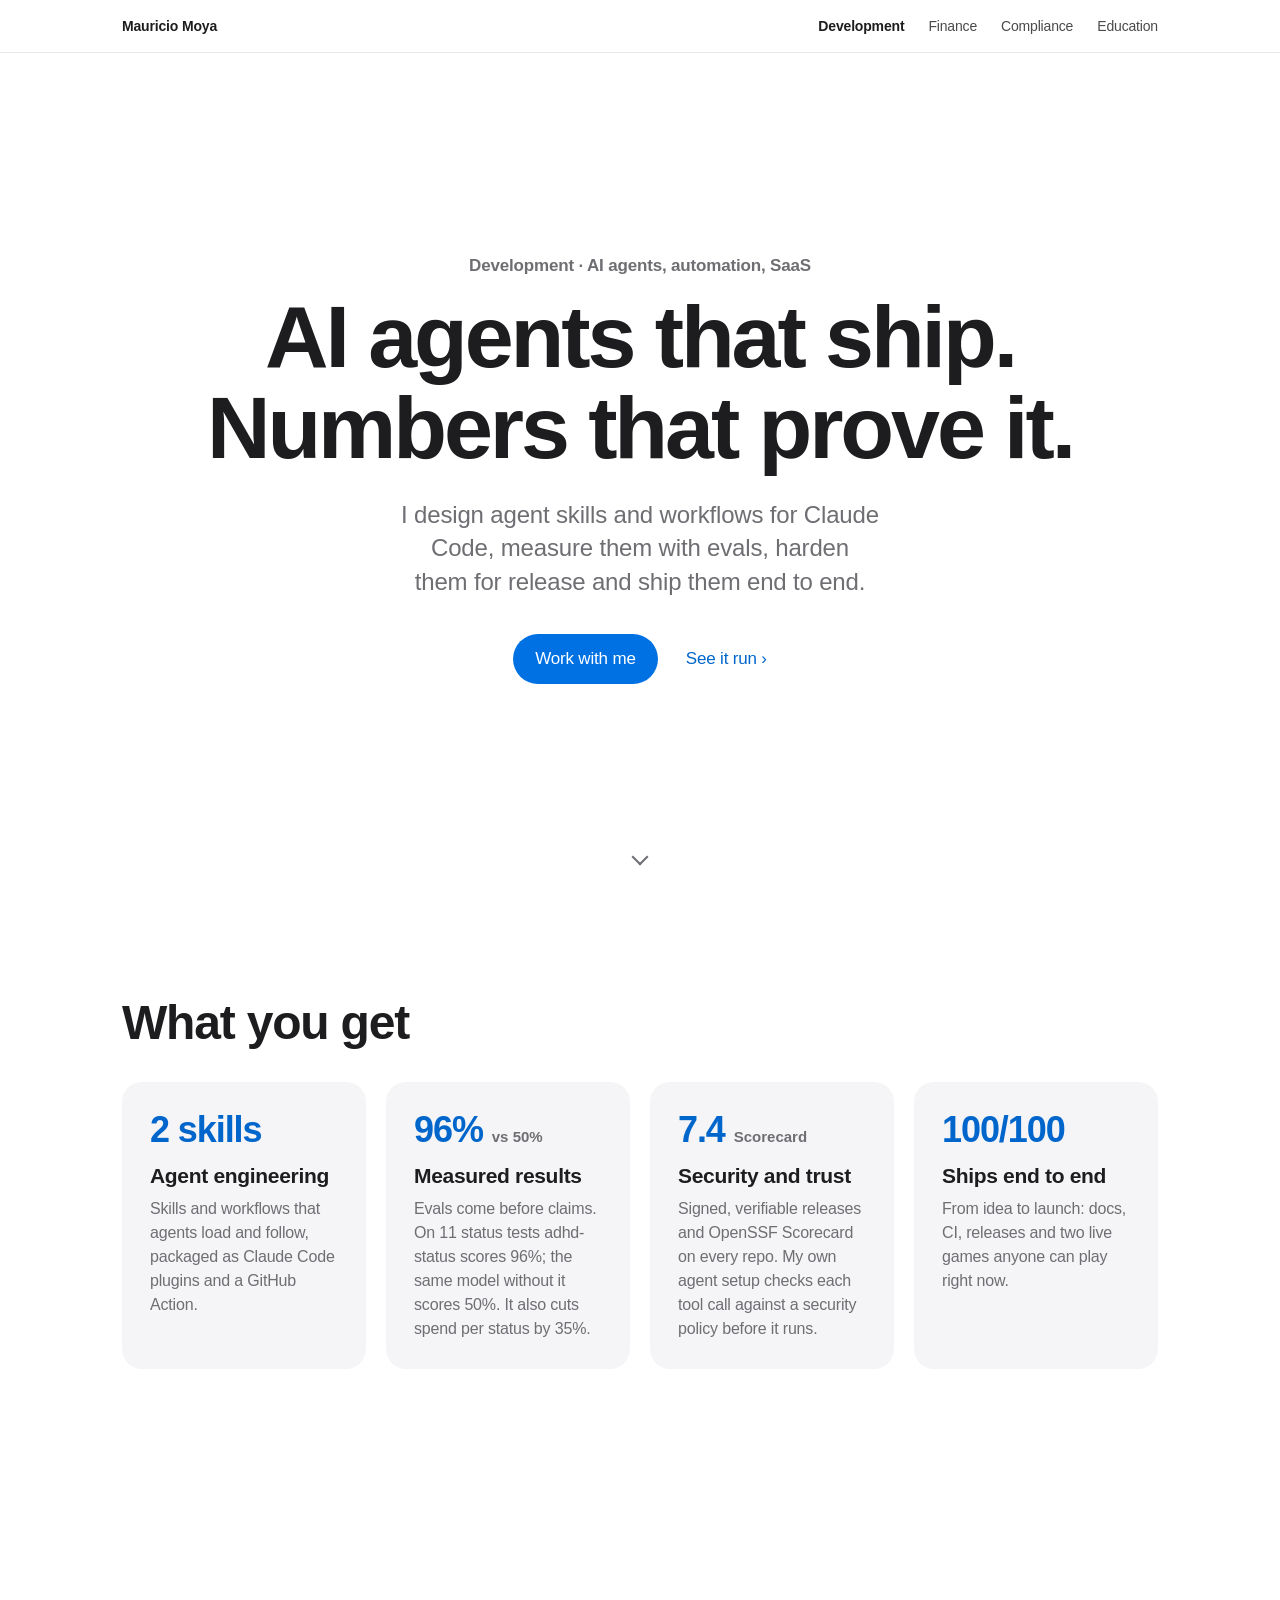
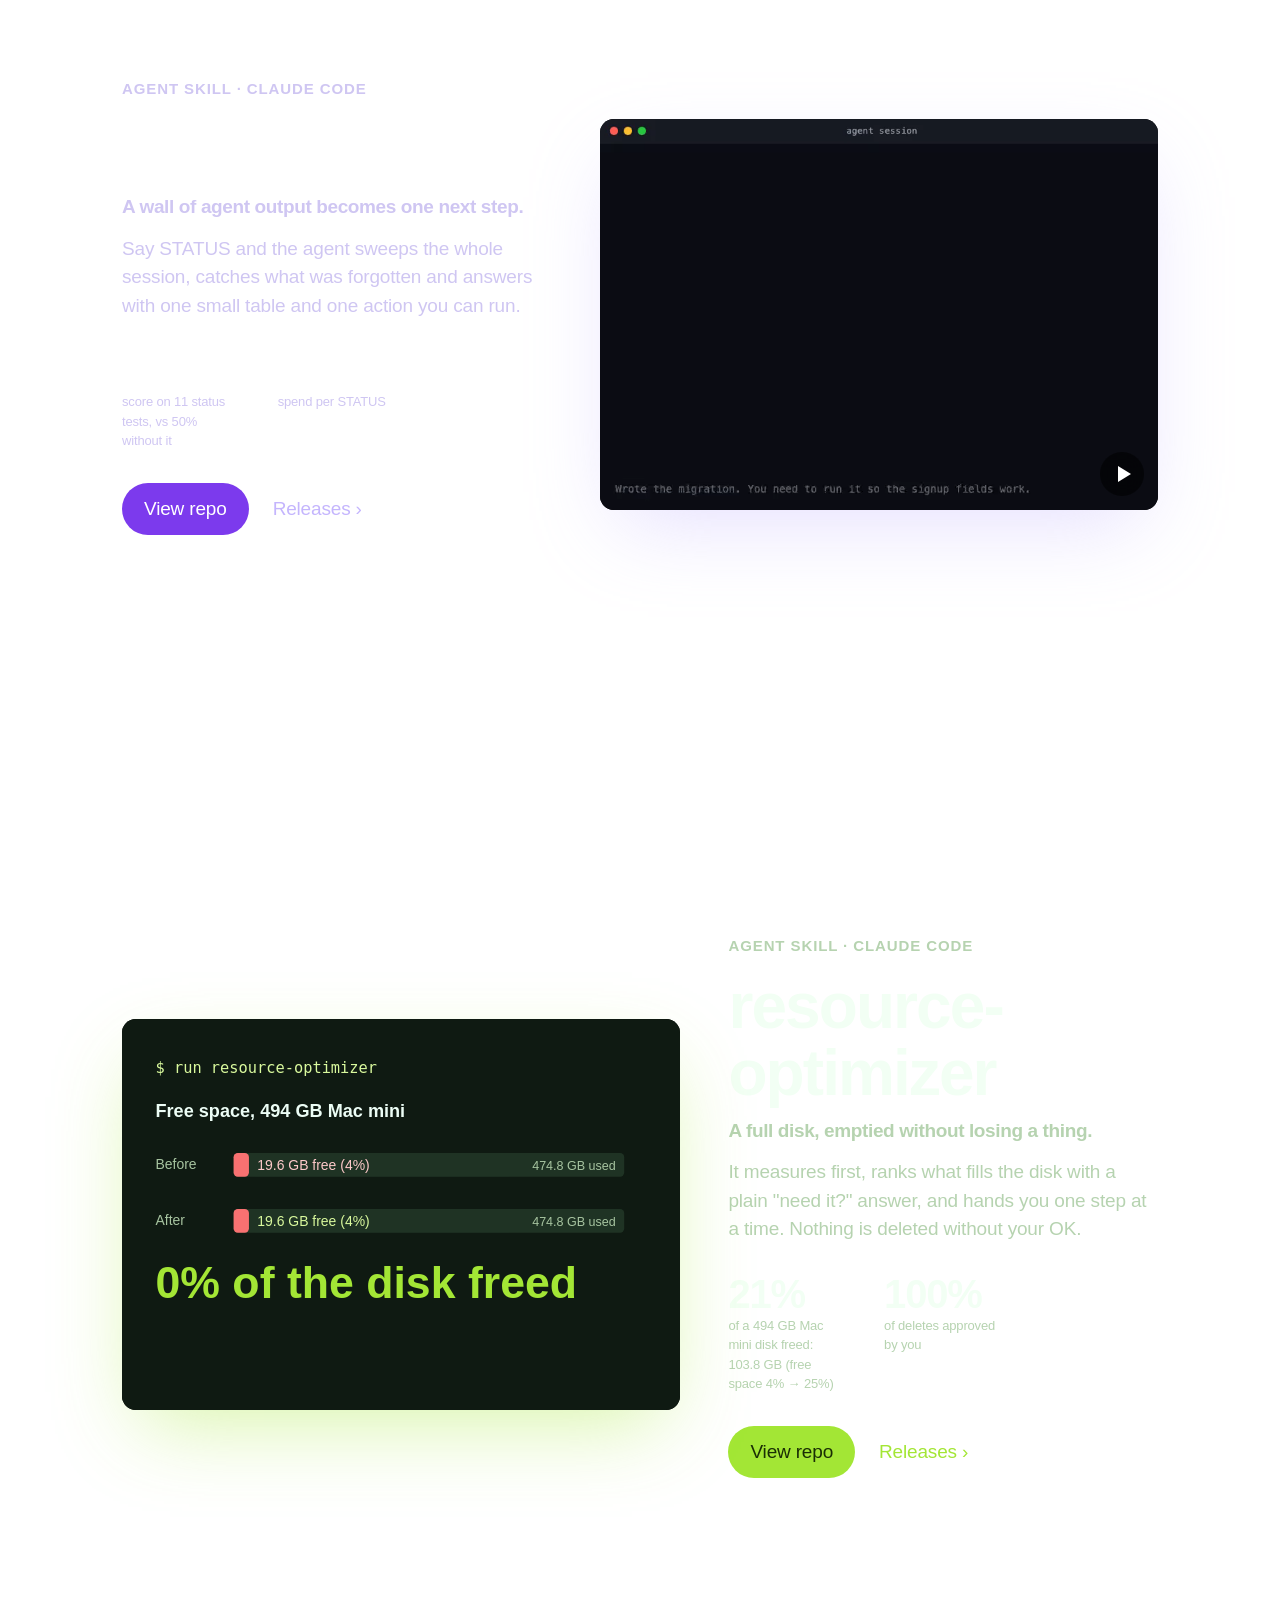
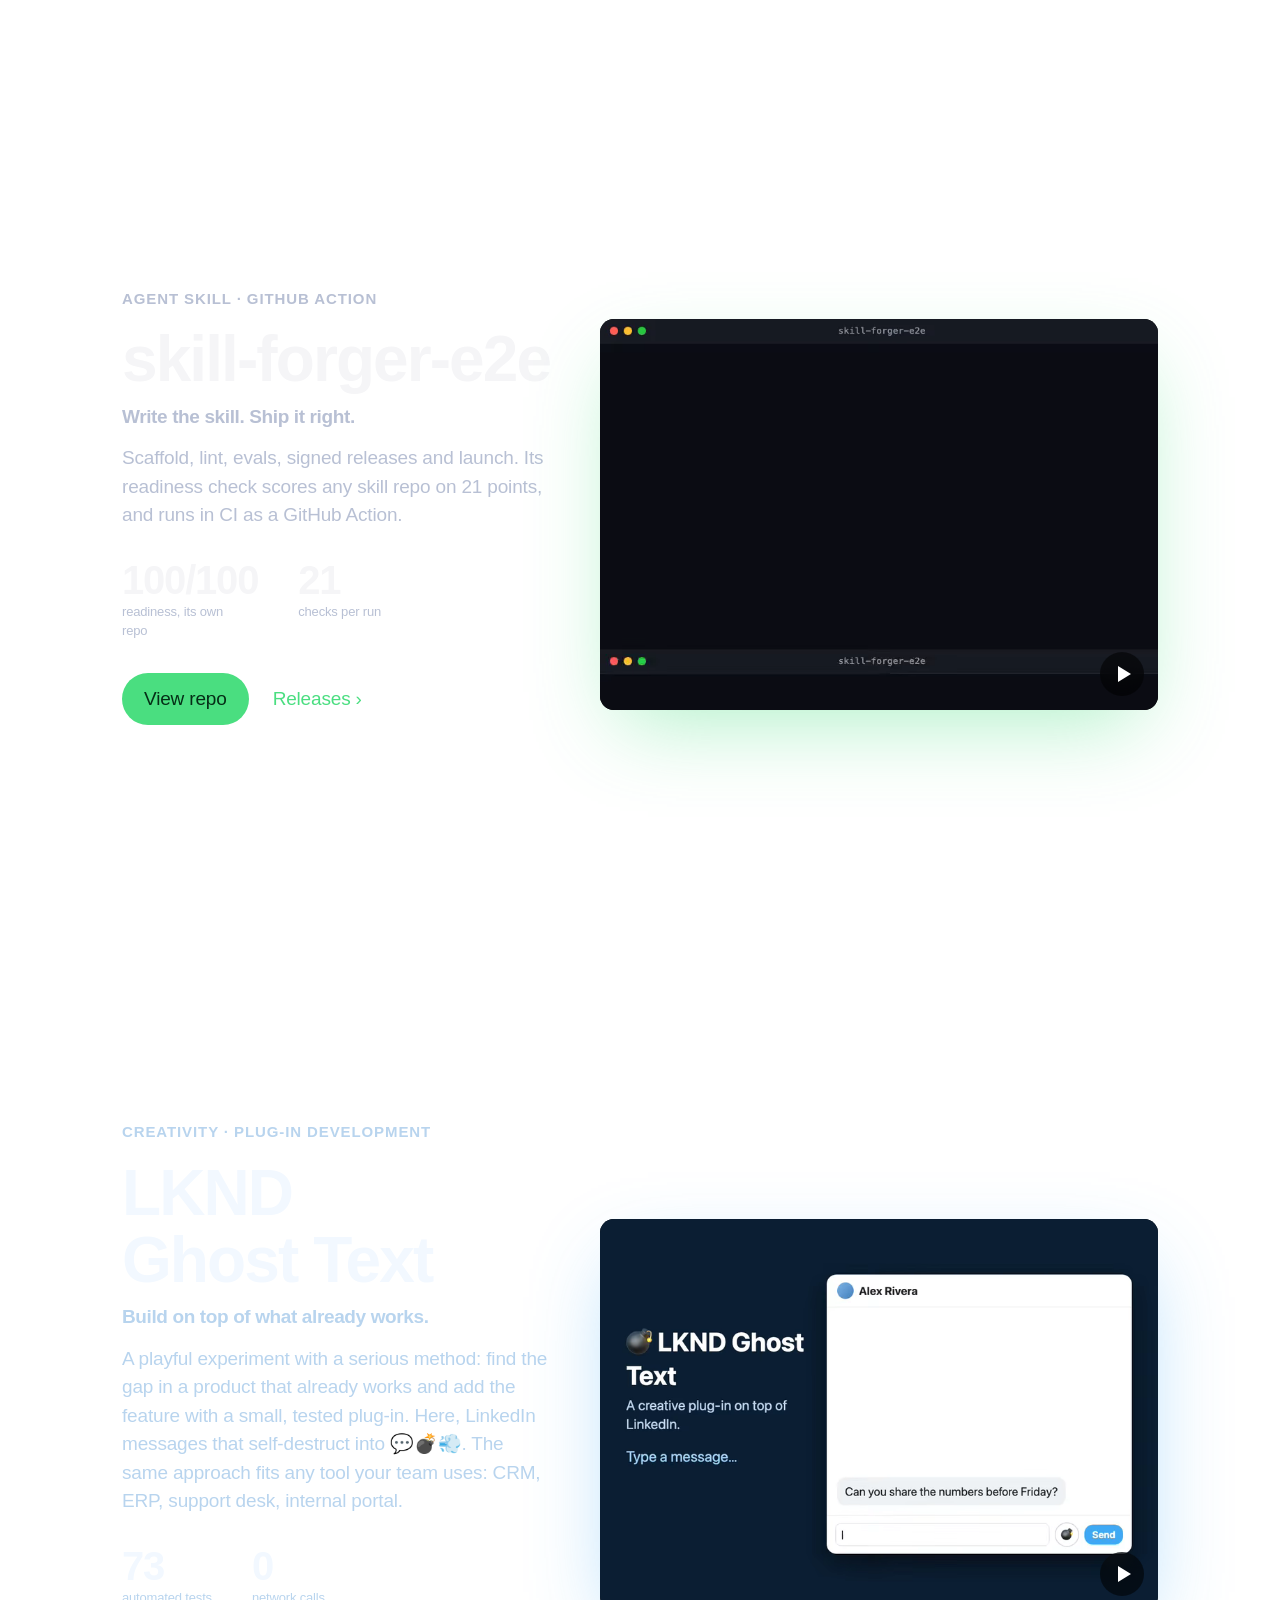
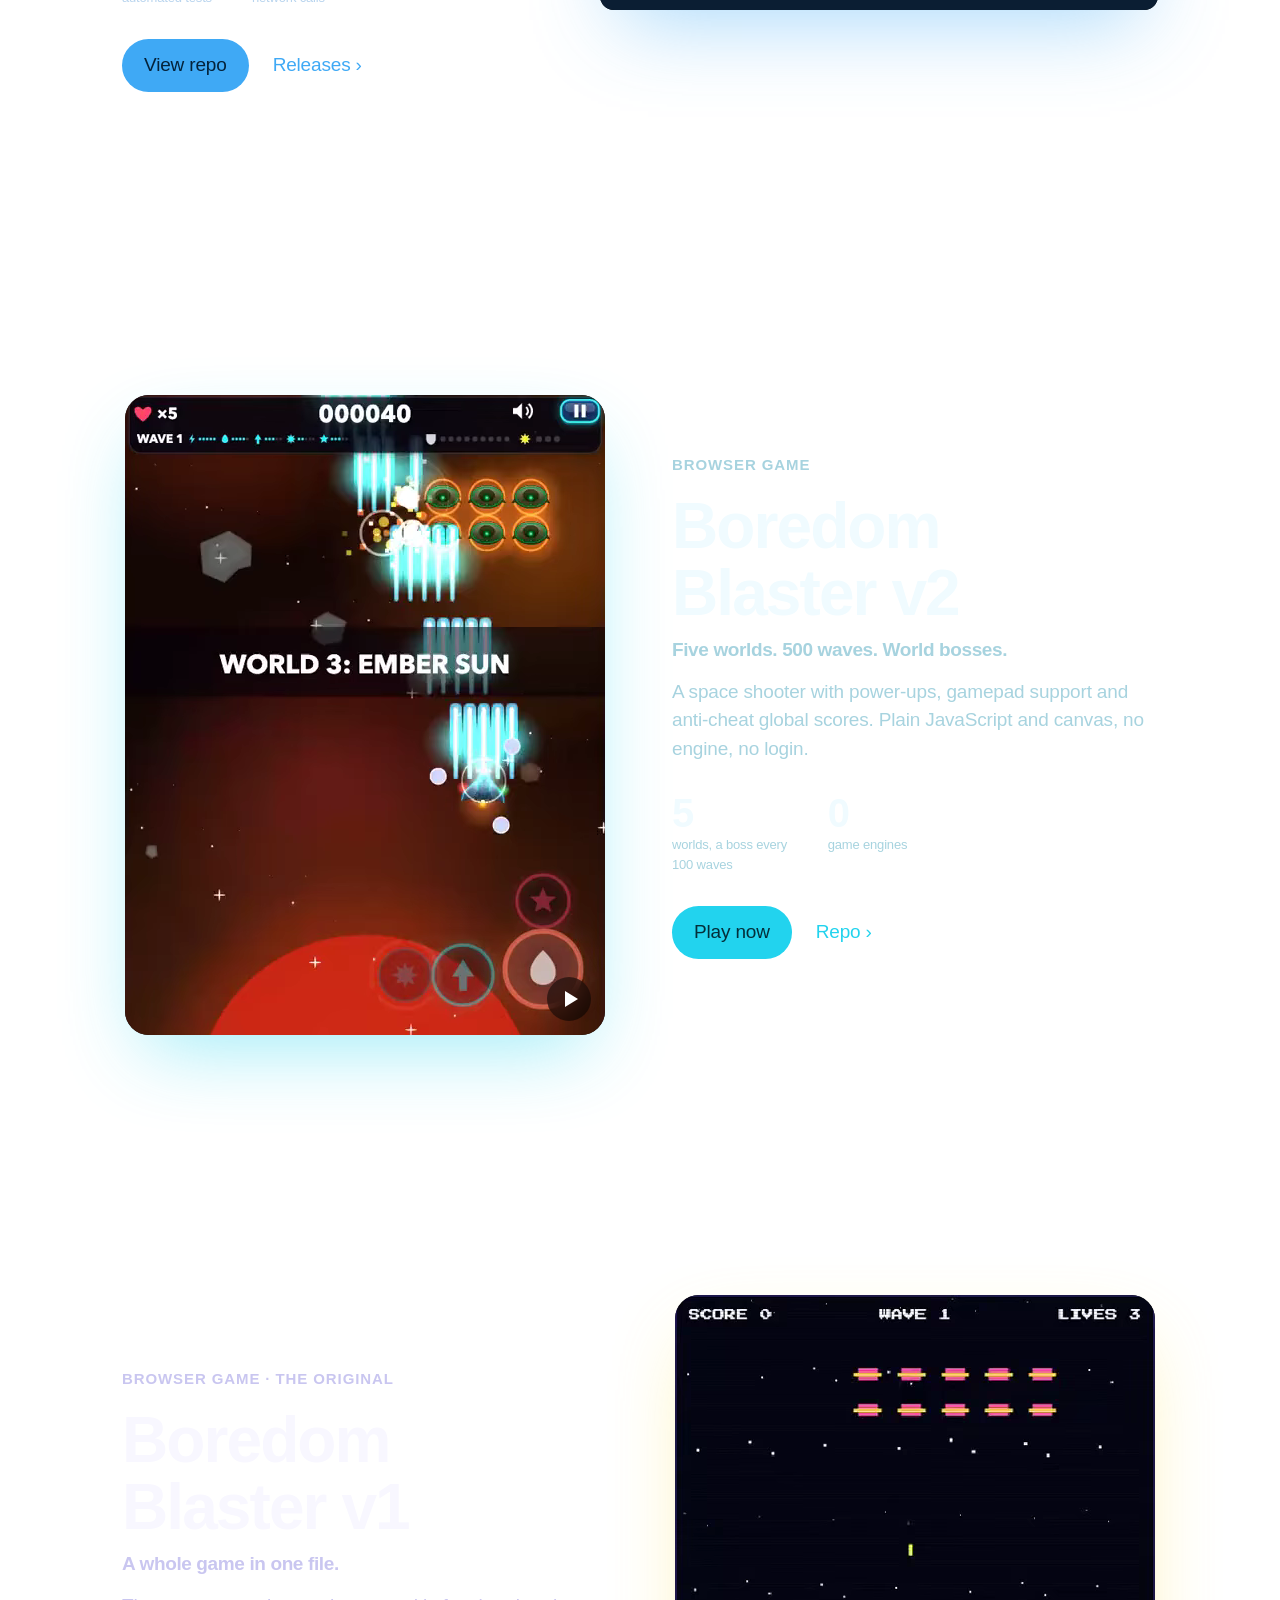
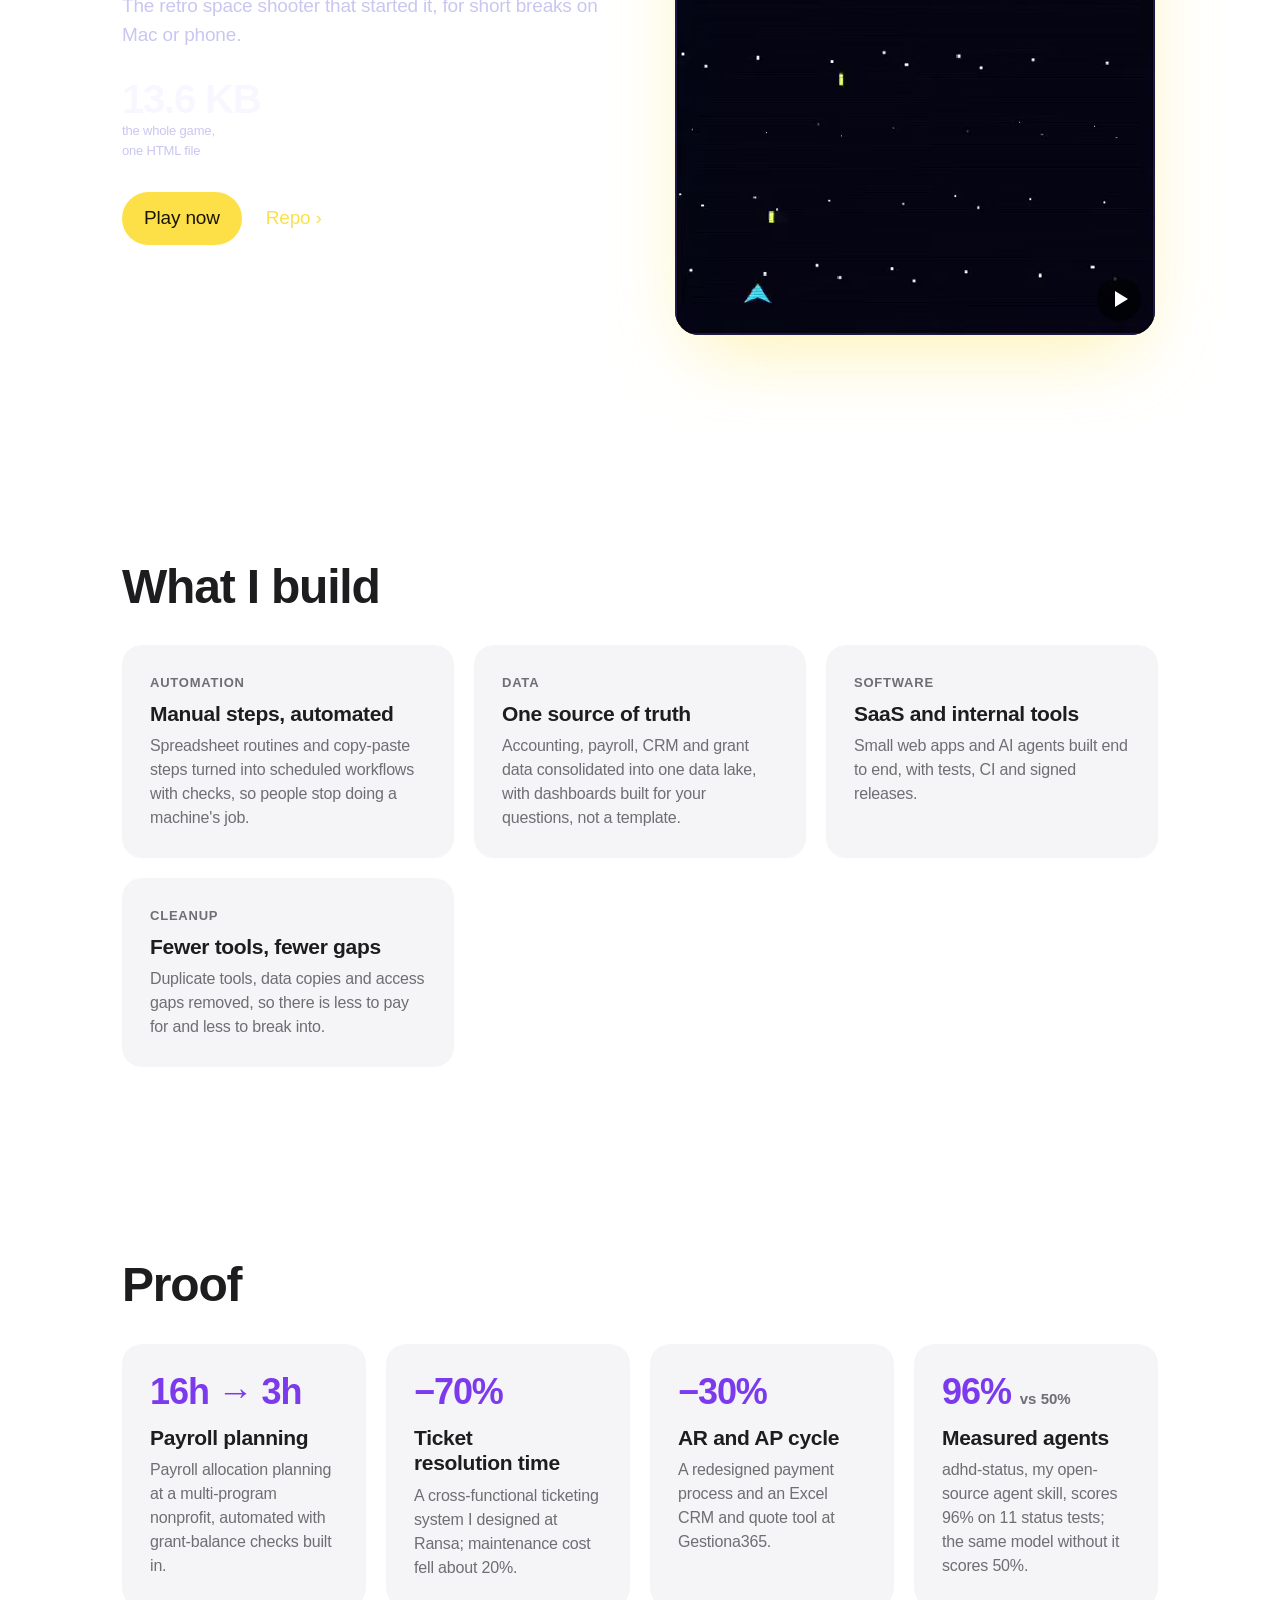
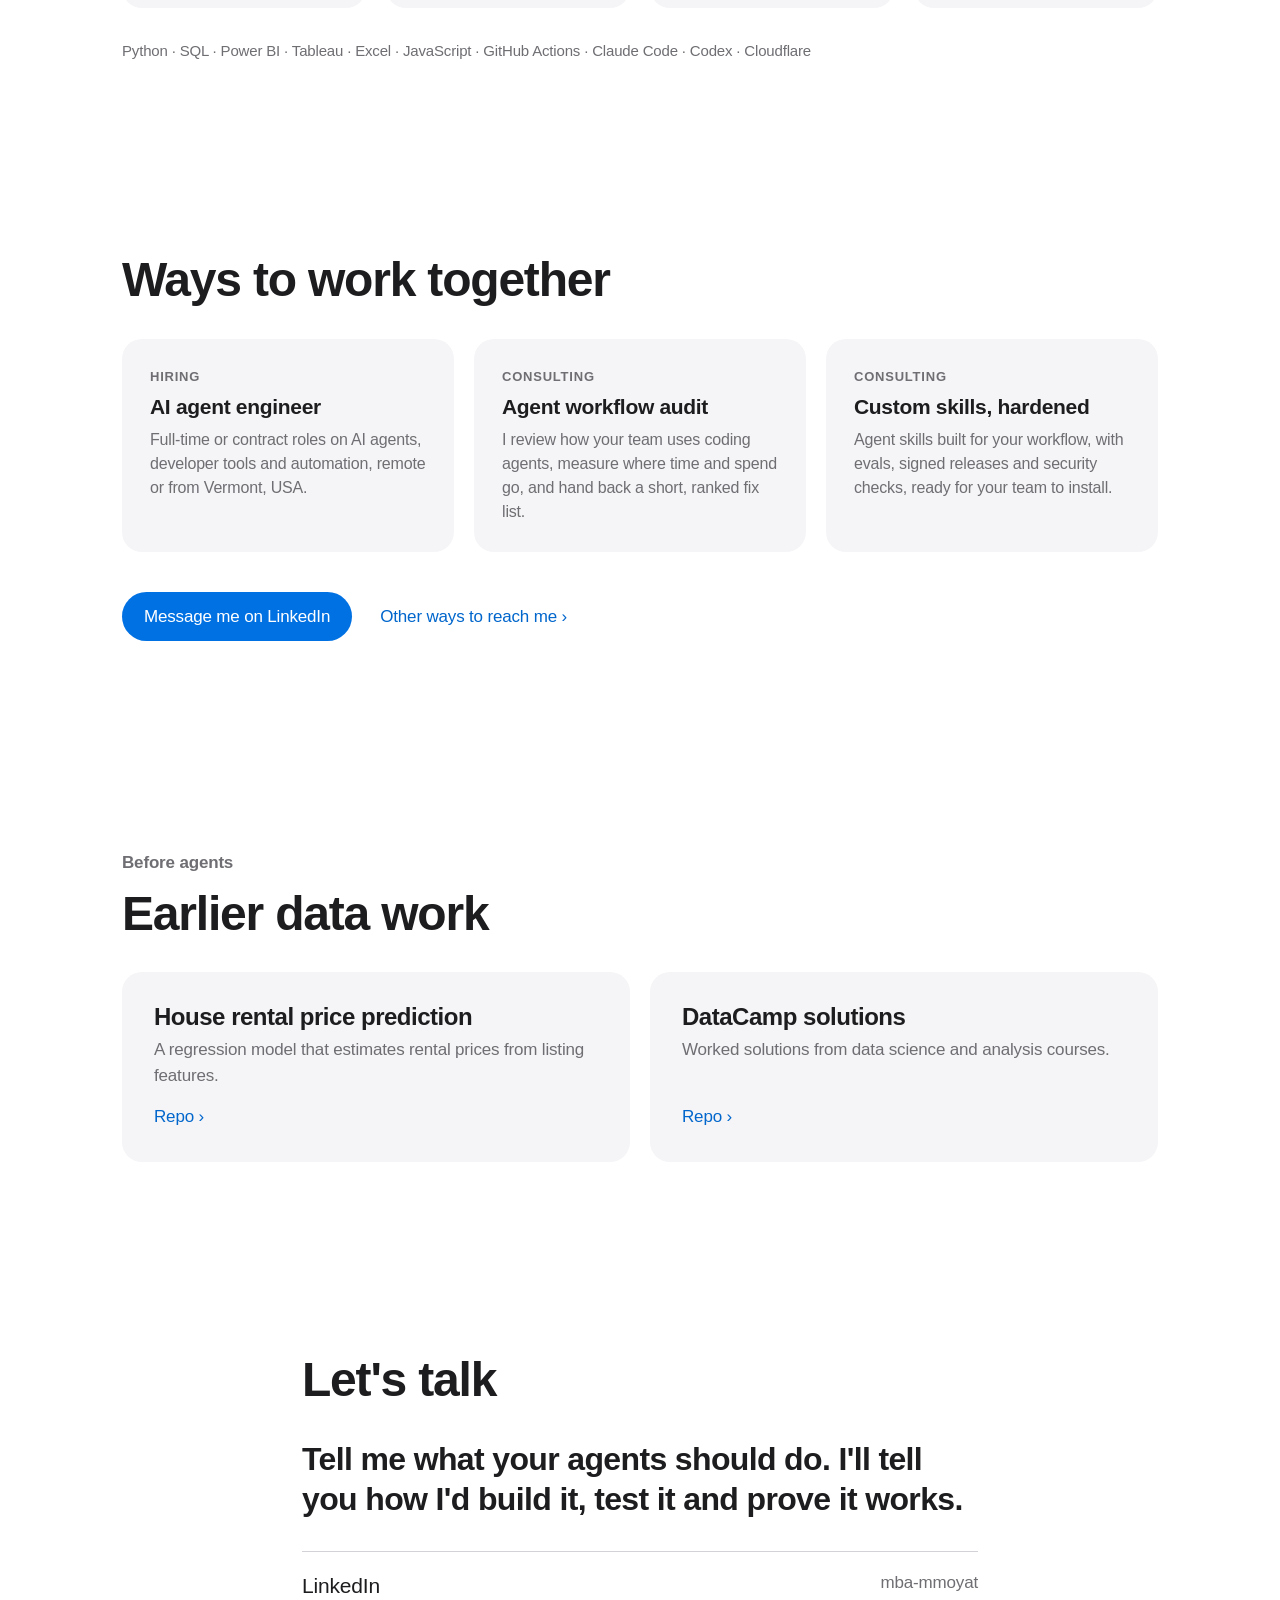
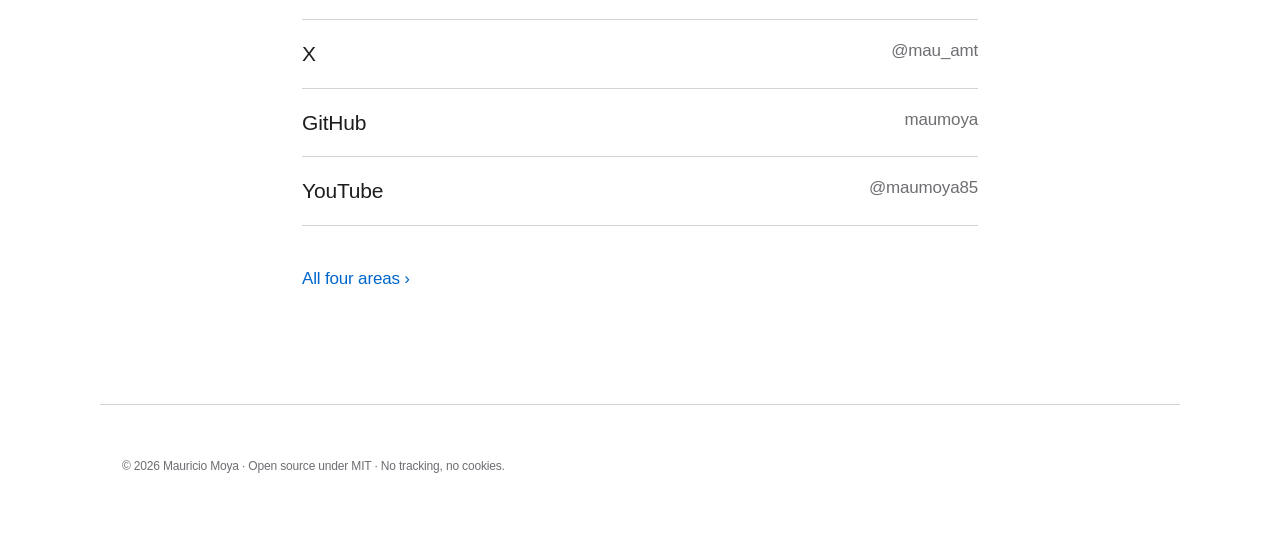
<file: development/index.html>
<!doctype html>
<html lang="en">
<head>
  <meta name="robots" content="noindex">
<meta charset="utf-8">
<meta name="viewport" content="width=device-width, initial-scale=1">
<title>Mauricio Moya — Development</title>
<meta name="description" content="Mauricio Moya is an AI agent engineer. He builds agent skills and workflows for Claude Code, measures them with evals, hardens them for release and ships them end to end. Open to roles and consulting.">
<meta name="color-scheme" content="light dark">
<meta name="theme-color" content="#ffffff" media="(prefers-color-scheme: light)">
<meta name="theme-color" content="#000000" media="(prefers-color-scheme: dark)">
<link rel="canonical" href="https://maumoya.github.io/development/">
<link rel="icon" href="../favicon.svg" type="image/svg+xml">
<meta property="og:type" content="website">
<meta property="og:url" content="https://maumoya.github.io/development/">
<meta property="og:title" content="Mauricio Moya — AI agent engineer">
<meta property="og:description" content="Agent skills that are measured, hardened and shipped. Open to roles and consulting.">
<meta property="og:image" content="https://maumoya.github.io/og.png">
<meta property="og:image:width" content="1200">
<meta property="og:image:height" content="630">
<meta property="og:image:alt" content="Mauricio Moya — AI agent engineer">
<meta name="twitter:card" content="summary_large_image">
<meta name="twitter:site" content="@mau_amt">
<link rel="stylesheet" href="../style.css?v=bfa42b55">
<script>if ("IntersectionObserver" in window) document.documentElement.classList.add("js");</script>
</head>
<body data-scene="base">
<a class="skip" href="#main">Skip to content</a>
<header class="nav">
  <div class="wrap nav-in">
    <a class="brand" href="../">Mauricio Moya</a>
    <nav aria-label="Pages">
      <a href="../development/" aria-current="page">Development</a>
      <a href="../finance/">Finance</a>
      <a href="../compliance/">Compliance</a>
      <a href="../education/">Education</a>
    </nav>
  </div>
</header>

<nav class="rail" aria-label="Projects">
  <a href="#adhd" data-for="adhd"><span>adhd-status</span></a>
  <a href="#optim" data-for="optim"><span>resource-optimizer</span></a>
  <a href="#forger" data-for="forger"><span>skill-forger-e2e</span></a>
  <a href="#ghost" data-for="ghost"><span>LKND Ghost Text</span></a>
  <a href="#bbv2" data-for="bbv2"><span>Boredom Blaster v2</span></a>
  <a href="#bbv1" data-for="bbv1"><span>Boredom Blaster v1</span></a>
</nav>

<main id="main">
  <section id="top" class="scene hero" data-scene="base">
    <div class="wrap">
      <p class="eyebrow fx" style="--i:0">Development · AI agents, automation, SaaS</p>
      <h1 class="fx" style="--i:1">AI agents that ship.<br>Numbers that prove it.</h1>
      <p class="lede fx" style="--i:2">I design agent skills and workflows for Claude Code, measure them with evals, harden them for release and ship them end to end.</p>
      <p class="cta fx" style="--i:3">
        <a class="btn" href="#hire">Work with me</a>
        <a class="link" href="#work">See it run <span aria-hidden="true">›</span></a>
      </p>
    </div>
    <a class="cue" href="#value" aria-label="Scroll to why me"><span aria-hidden="true"></span></a>
  </section>

  <section id="value" class="scene" data-scene="base" aria-labelledby="value-h">
    <div class="wrap">
      <h2 id="value-h" class="fx">What you get</h2>
      <div class="pillars">
        <article class="pillar fx">
          <p class="num">2 skills</p>
          <h3>Agent engineering</h3>
          <p>Skills and workflows that agents load and follow, packaged as Claude Code plugins and a GitHub Action.</p>
        </article>
        <article class="pillar fx">
          <p class="num"><!--fact:adhd_eval_with-->96%<!--/fact--> <small>vs <!--fact:adhd_eval_without-->50%<!--/fact--></small></p>
          <h3>Measured results</h3>
          <p>Evals come before claims. On <!--fact:adhd_eval_cases-->11<!--/fact--> status tests adhd-status scores <!--fact:adhd_eval_with-->96%<!--/fact-->; the same model without it scores <!--fact:adhd_eval_without-->50%<!--/fact-->. It also cuts spend per status by <!--fact:adhd_spend_less-->35%<!--/fact-->.</p>
        </article>
        <article class="pillar fx">
          <p class="num">7.4 <small>Scorecard</small></p>
          <h3>Security and trust</h3>
          <p>Signed, verifiable releases and OpenSSF Scorecard on every repo. My own agent setup checks each tool call against a security policy before it runs.</p>
        </article>
        <article class="pillar fx">
          <p class="num">100/100</p>
          <h3>Ships end to end</h3>
          <p>From idea to launch: docs, CI, releases and two live games anyone can play right now.</p>
        </article>
      </div>
    </div>
  </section>

  <div id="work">
    <h2 class="sr-only">Work</h2>

    <section id="adhd" class="scene project" data-scene="adhd" aria-labelledby="adhd-h">
      <div class="wrap split">
        <div class="copy">
          <p class="eyebrow fx">Agent skill · Claude Code</p>
          <h3 id="adhd-h" class="fx">adhd-status</h3>
          <p class="tag fx">A wall of agent output becomes one next step.</p>
          <p class="fx">Say STATUS and the agent sweeps the whole session, catches what was forgotten and answers with one small table and one action you can run.</p>
          <dl class="stats fx">
            <div><dt>score on <!--fact:adhd_eval_cases-->11<!--/fact--> status tests, vs <!--fact:adhd_eval_without-->50%<!--/fact--> without it</dt><dd><!--fact:adhd_eval_with-->96%<!--/fact--></dd></div>
            <div><dt>spend per STATUS</dt><dd>−<!--fact:adhd_spend_less-->35%<!--/fact--></dd></div>
          </dl>
          <p class="links fx"><a class="btn" href="https://github.com/maumoya/adhd-status">View repo</a><a href="https://github.com/maumoya/adhd-status/releases">Releases <span aria-hidden="true">›</span></a></p>
        </div>
        <figure class="media fx-media">
          <div class="screen wide">
            <video muted loop playsinline preload="none" width="800" height="560" poster="../media/skill-adhd.jpg" aria-label="Demo: a long agent session, the user types STATUS, and the agent replies with a four-row table. The migration is the user's turn, the rate limit was forgotten, the signup form is in tests and the README fix is merged, followed by one button: npm run migrate.">
              <source src="../media/skill-adhd.mp4" type="video/mp4">
              <source src="../media/skill-adhd.webm" type="video/webm">
            </video>
            <button class="vbtn" type="button" aria-label="Play video" aria-pressed="false"></button>
          </div>
        </figure>
      </div>
    </section>

    <section id="optim" class="scene project" data-scene="optim" aria-labelledby="optim-h">
      <div class="wrap split rev">
        <div class="copy">
          <p class="eyebrow fx">Agent skill · Claude Code</p>
          <h3 id="optim-h" class="fx">resource-optimizer</h3>
          <p class="tag fx">A full disk, emptied without losing a thing.</p>
          <p class="fx">It measures first, ranks what fills the disk with a plain "need it?" answer, and hands you one step at a time. Nothing is deleted without your OK.</p>
          <dl class="stats fx">
            <div><dt>of a <!--fact:ro_disk-->494 GB<!--/fact--> Mac mini disk freed: <!--fact:ro_freed_gb-->103.8 GB<!--/fact--> (free space <!--fact:ro_free_before-->4%<!--/fact--> → <!--fact:ro_free_after-->25%<!--/fact-->)</dt><dd><!--fact:ro_freed-->21%<!--/fact--></dd></div>
            <div><dt>of deletes approved by you</dt><dd>100%</dd></div>
          </dl>
          <p class="links fx"><a class="btn" href="https://github.com/maumoya/resource-optimizer">View repo</a><a href="https://github.com/maumoya/resource-optimizer/releases">Releases <span aria-hidden="true">›</span></a></p>
        </div>
        <figure class="media fx-media">
          <div class="screen wide">
            <img src="../media/disk-cleanup.svg" width="800" height="560" loading="lazy" alt="Animation: free space on a 494 GB Mac mini goes from 19.6 GB (4%) to 123.3 GB (25%) as the agent clears caches, temp files, models, simulators, apps and Trash: 103.8 GB freed, 21% of the disk, every delete approved by the user.">
          </div>
        </figure>
      </div>
    </section>

    <section id="forger" class="scene project" data-scene="forger" aria-labelledby="forger-h">
      <div class="wrap split">
        <div class="copy">
          <p class="eyebrow fx">Agent skill · GitHub Action</p>
          <h3 id="forger-h" class="fx">skill-forger-e2e</h3>
          <p class="tag fx">Write the skill. Ship it right.</p>
          <p class="fx">Scaffold, lint, evals, signed releases and launch. Its readiness check scores any skill repo on 21 points, and runs in CI as a GitHub Action.</p>
          <dl class="stats fx">
            <div><dt>readiness, its own repo</dt><dd>100/100</dd></div>
            <div><dt>checks per run</dt><dd>21</dd></div>
          </dl>
          <p class="links fx"><a class="btn" href="https://github.com/maumoya/skill-forger-e2e">View repo</a><a href="https://github.com/maumoya/skill-forger-e2e/releases">Releases <span aria-hidden="true">›</span></a></p>
        </div>
        <figure class="media fx-media">
          <div class="screen wide">
            <video muted loop playsinline preload="none" width="800" height="560" poster="../media/skill-forger.jpg" aria-label="Demo: readiness.sh runs on the skill-forger-e2e repo, passes all 21 checks and prints SCORE 100/100 with a readiness badge.">
              <source src="../media/skill-forger.mp4" type="video/mp4">
              <source src="../media/skill-forger.webm" type="video/webm">
            </video>
            <button class="vbtn" type="button" aria-label="Play video" aria-pressed="false"></button>
          </div>
        </figure>
      </div>
    </section>
    <section id="ghost" class="scene project" data-scene="ghost" aria-labelledby="ghost-h">
      <div class="wrap split">
        <div class="copy">
          <p class="eyebrow fx">Creativity · plug-in development</p>
          <h3 id="ghost-h" class="fx">LKND Ghost Text</h3>
          <p class="tag fx">Build on top of what already works.</p>
          <p class="fx">A playful experiment with a serious method: find the gap in a product that already works and add the feature with a small, tested plug-in. Here, LinkedIn messages that self-destruct into 💬💣💨. The same approach fits any tool your team uses: CRM, ERP, support desk, internal portal.</p>
          <dl class="stats fx">
            <div><dt>automated tests</dt><dd>73</dd></div>
            <div><dt>network calls</dt><dd>0</dd></div>
          </dl>
          <p class="links fx"><a class="btn" href="https://github.com/maumoya/LKND-ghost-text">View repo</a><a href="https://github.com/maumoya/LKND-ghost-text/releases">Releases <span aria-hidden="true">›</span></a></p>
        </div>
        <figure class="media fx-media">
          <div class="screen wide">
            <video muted loop playsinline preload="none" width="800" height="560" poster="../media/ghost-text.jpg" aria-label="Animation: type a message, click the bomb, pick 20 seconds; the message goes out with a self-destruct line and a countdown ring, and at zero it turns into 💬💣💨 (Edited).">
              <source src="../media/ghost-text.mp4" type="video/mp4">
              <source src="../media/ghost-text.webm" type="video/webm">
            </video>
            <button class="vbtn" type="button" aria-label="Play video" aria-pressed="false"></button>
          </div>
        </figure>
      </div>
    </section>

    <section id="bbv2" class="scene project" data-scene="bbv2" aria-labelledby="bbv2-h">
      <div class="wrap split rev">
        <div class="copy">
          <p class="eyebrow fx">Browser game</p>
          <h3 id="bbv2-h" class="fx">Boredom Blaster v2</h3>
          <p class="tag fx">Five worlds. 500 waves. World bosses.</p>
          <p class="fx">A space shooter with power-ups, gamepad support and anti-cheat global scores. Plain JavaScript and canvas, no engine, no login.</p>
          <dl class="stats fx">
            <div><dt>worlds, a boss every 100 waves</dt><dd>5</dd></div>
            <div><dt>game engines</dt><dd>0</dd></div>
          </dl>
          <p class="links fx"><a class="btn" href="https://maumoya.github.io/boredom-blaster-v2/">Play now</a><a href="https://github.com/maumoya/boredom-blaster-v2">Repo <span aria-hidden="true">›</span></a></p>
        </div>
        <figure class="media fx-media">
          <div class="screen">
            <video muted loop playsinline preload="none" width="480" height="640" poster="../media/blaster-v2.jpg" aria-label="Boredom Blaster v2 gameplay: a fully upgraded ship moving in all directions, then a new record and the top-10 table.">
              <source src="../media/blaster-v2.mp4" type="video/mp4">
              <source src="../media/blaster-v2.webm" type="video/webm">
            </video>
            <button class="vbtn" type="button" aria-label="Play video" aria-pressed="false"></button>
          </div>
        </figure>
      </div>
    </section>

    <section id="bbv1" class="scene project" data-scene="bbv1" aria-labelledby="bbv1-h">
      <div class="wrap split">
        <div class="copy">
          <p class="eyebrow fx">Browser game · the original</p>
          <h3 id="bbv1-h" class="fx">Boredom Blaster v1</h3>
          <p class="tag fx">A whole game in one file.</p>
          <p class="fx">The retro space shooter that started it, for short breaks on Mac or phone.</p>
          <dl class="stats fx">
            <div><dt>the whole game, one HTML file</dt><dd><!--fact:bb1_size_kb-->13.6 KB<!--/fact--></dd></div>
          </dl>
          <p class="links fx"><a class="btn" href="https://maumoya.github.io/boredom-blaster-play/">Play now</a><a href="https://github.com/maumoya/boredom-blaster-play">Repo <span aria-hidden="true">›</span></a></p>
        </div>
        <figure class="media fx-media">
          <div class="screen">
            <video muted loop playsinline preload="none" width="480" height="640" poster="../media/blaster-v1.jpg" aria-label="Boredom Blaster v1 gameplay through the first three waves.">
              <source src="../media/blaster-v1.mp4" type="video/mp4">
              <source src="../media/blaster-v1.webm" type="video/webm">
            </video>
            <button class="vbtn" type="button" aria-label="Play video" aria-pressed="false"></button>
          </div>
        </figure>
      </div>
    </section>
  </div>

  <section id="services" class="scene" data-scene="base" aria-labelledby="services-h">
    <div class="wrap">
      <h2 id="services-h" class="fx">What I build</h2>
      <div class="offers">
        <article class="offer fx">
          <p class="eyebrow">Automation</p>
          <h3>Manual steps, automated</h3>
          <p>Spreadsheet routines and copy-paste steps turned into scheduled workflows with checks, so people stop doing a machine's job.</p>
        </article>
        <article class="offer fx">
          <p class="eyebrow">Data</p>
          <h3>One source of truth</h3>
          <p>Accounting, payroll, CRM and grant data consolidated into one data lake, with dashboards built for your questions, not a template.</p>
        </article>
        <article class="offer fx">
          <p class="eyebrow">Software</p>
          <h3>SaaS and internal tools</h3>
          <p>Small web apps and AI agents built end to end, with tests, CI and signed releases.</p>
        </article>
        <article class="offer fx">
          <p class="eyebrow">Cleanup</p>
          <h3>Fewer tools, fewer gaps</h3>
          <p>Duplicate tools, data copies and access gaps removed, so there is less to pay for and less to break into.</p>
        </article>
      </div>
    </div>
  </section>

  <section id="proof" class="scene a-dev" data-scene="base" aria-labelledby="proof-h">
    <div class="wrap">
      <h2 id="proof-h" class="fx">Proof</h2>
      <div class="pillars">
        <article class="pillar fx">
          <p class="num">16h → 3h</p>
          <h3>Payroll planning</h3>
          <p>Payroll allocation planning at a multi-program nonprofit, automated with grant-balance checks built in.</p>
        </article>
        <article class="pillar fx">
          <p class="num">−70%</p>
          <h3>Ticket resolution time</h3>
          <p>A cross-functional ticketing system I designed at Ransa; maintenance cost fell about 20%.</p>
        </article>
        <article class="pillar fx">
          <p class="num">−30%</p>
          <h3>AR and AP cycle</h3>
          <p>A redesigned payment process and an Excel CRM and quote tool at Gestiona365.</p>
        </article>
        <article class="pillar fx">
          <p class="num"><!--fact:adhd_eval_with-->96%<!--/fact--> <small>vs <!--fact:adhd_eval_without-->50%<!--/fact--></small></p>
          <h3>Measured agents</h3>
          <p>adhd-status, my open-source agent skill, scores <!--fact:adhd_eval_with-->96%<!--/fact--> on <!--fact:adhd_eval_cases-->11<!--/fact--> status tests; the same model without it scores <!--fact:adhd_eval_without-->50%<!--/fact-->.</p>
        </article>
      </div>
      <p class="stack fx">Python · SQL · Power BI · Tableau · Excel · JavaScript · GitHub Actions · Claude Code · Codex · Cloudflare</p>
    </div>
  </section>


  <section id="hire" class="scene" data-scene="base" aria-labelledby="hire-h">
    <div class="wrap">
      <h2 id="hire-h" class="fx">Ways to work together</h2>
      <div class="offers">
        <article class="offer fx">
          <p class="eyebrow">Hiring</p>
          <h3>AI agent engineer</h3>
          <p>Full-time or contract roles on AI agents, developer tools and automation, remote or from Vermont, USA.</p>
        </article>
        <article class="offer fx">
          <p class="eyebrow">Consulting</p>
          <h3>Agent workflow audit</h3>
          <p>I review how your team uses coding agents, measure where time and spend go, and hand back a short, ranked fix list.</p>
        </article>
        <article class="offer fx">
          <p class="eyebrow">Consulting</p>
          <h3>Custom skills, hardened</h3>
          <p>Agent skills built for your workflow, with evals, signed releases and security checks, ready for your team to install.</p>
        </article>
      </div>
      <p class="cta-row fx"><a class="btn" href="https://www.linkedin.com/in/mba-mmoyat/">Message me on LinkedIn</a><a href="#contact">Other ways to reach me <span aria-hidden="true">›</span></a></p>
    </div>
  </section>

  <section id="data" class="scene" data-scene="base" aria-labelledby="data-h">
    <div class="wrap">
      <p class="eyebrow fx">Before agents</p>
      <h2 id="data-h" class="fx">Earlier data work</h2>
      <div class="grid">
        <a class="card fx" href="https://github.com/maumoya/House-Rental-Pricing-Prediction">
          <h3>House rental price prediction</h3>
          <p>A regression model that estimates rental prices from listing features.</p>
          <span class="more">Repo <span aria-hidden="true">›</span></span>
        </a>
        <a class="card fx" href="https://github.com/maumoya/datacamp_solutions">
          <h3>DataCamp solutions</h3>
          <p>Worked solutions from data science and analysis courses.</p>
          <span class="more">Repo <span aria-hidden="true">›</span></span>
        </a>
      </div>
    </div>
  </section>

  <section id="contact" class="scene" data-scene="base" aria-labelledby="contact-h">
    <div class="wrap narrow">
      <h2 id="contact-h" class="fx">Let's talk</h2>
      <p class="big fx">Tell me what your agents should do. I'll tell you how I'd build it, test it and prove it works.</p>
      <ul class="contact fx">
        <li><a href="https://www.linkedin.com/in/mba-mmoyat/">LinkedIn <span>mba-mmoyat</span></a></li>
        <li><a href="https://x.com/mau_amt">X <span>@mau_amt</span></a></li>
        <li><a href="https://github.com/maumoya">GitHub <span>maumoya</span></a></li>
        <li><a href="https://www.youtube.com/@maumoya85">YouTube <span>@maumoya85</span></a></li>
      </ul>
      <p class="cta-row fx"><a href="../">All four areas <span aria-hidden="true">›</span></a></p>
    </div>
  </section>
</main>

<footer class="wrap foot">
  <p>© 2026 Mauricio Moya · Open source under MIT · No tracking, no cookies.</p>
</footer>
<script src="../app.js?v=a5512eeb" defer></script>
</body>
</html>
</file>
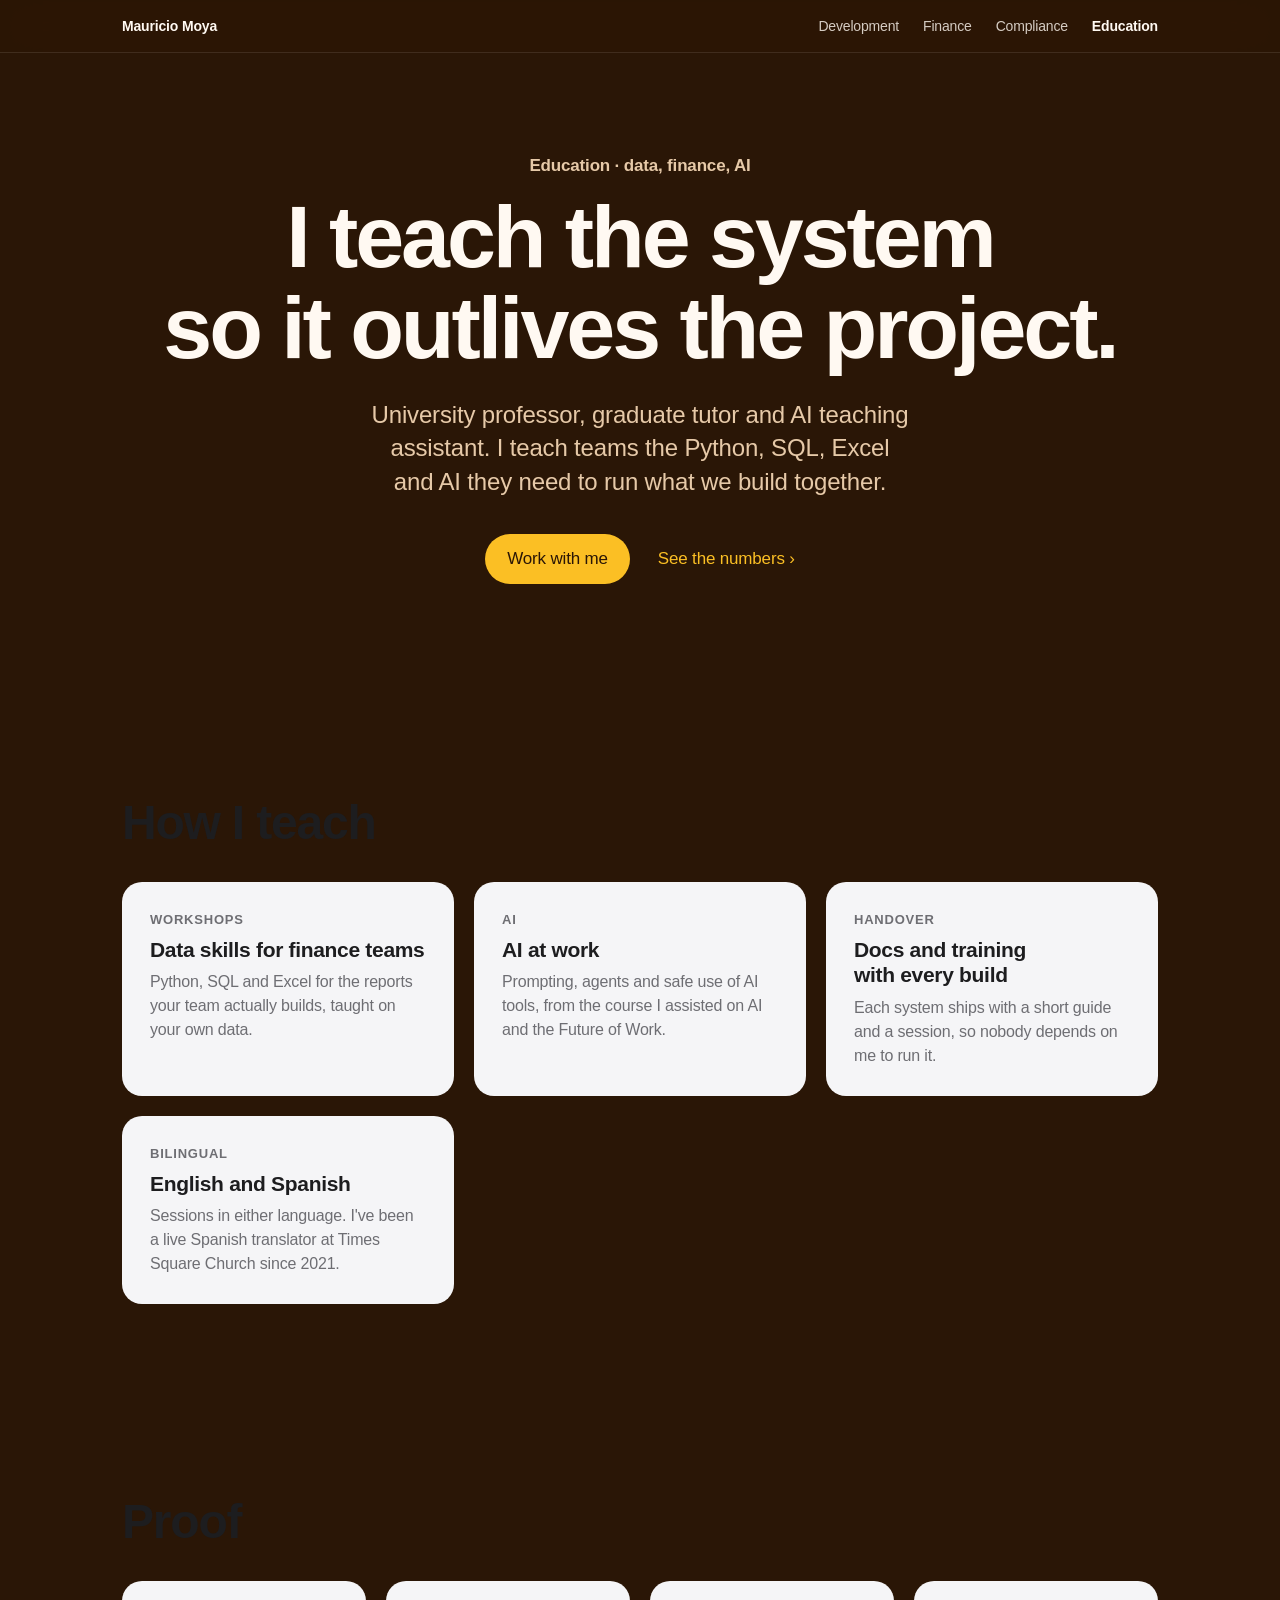
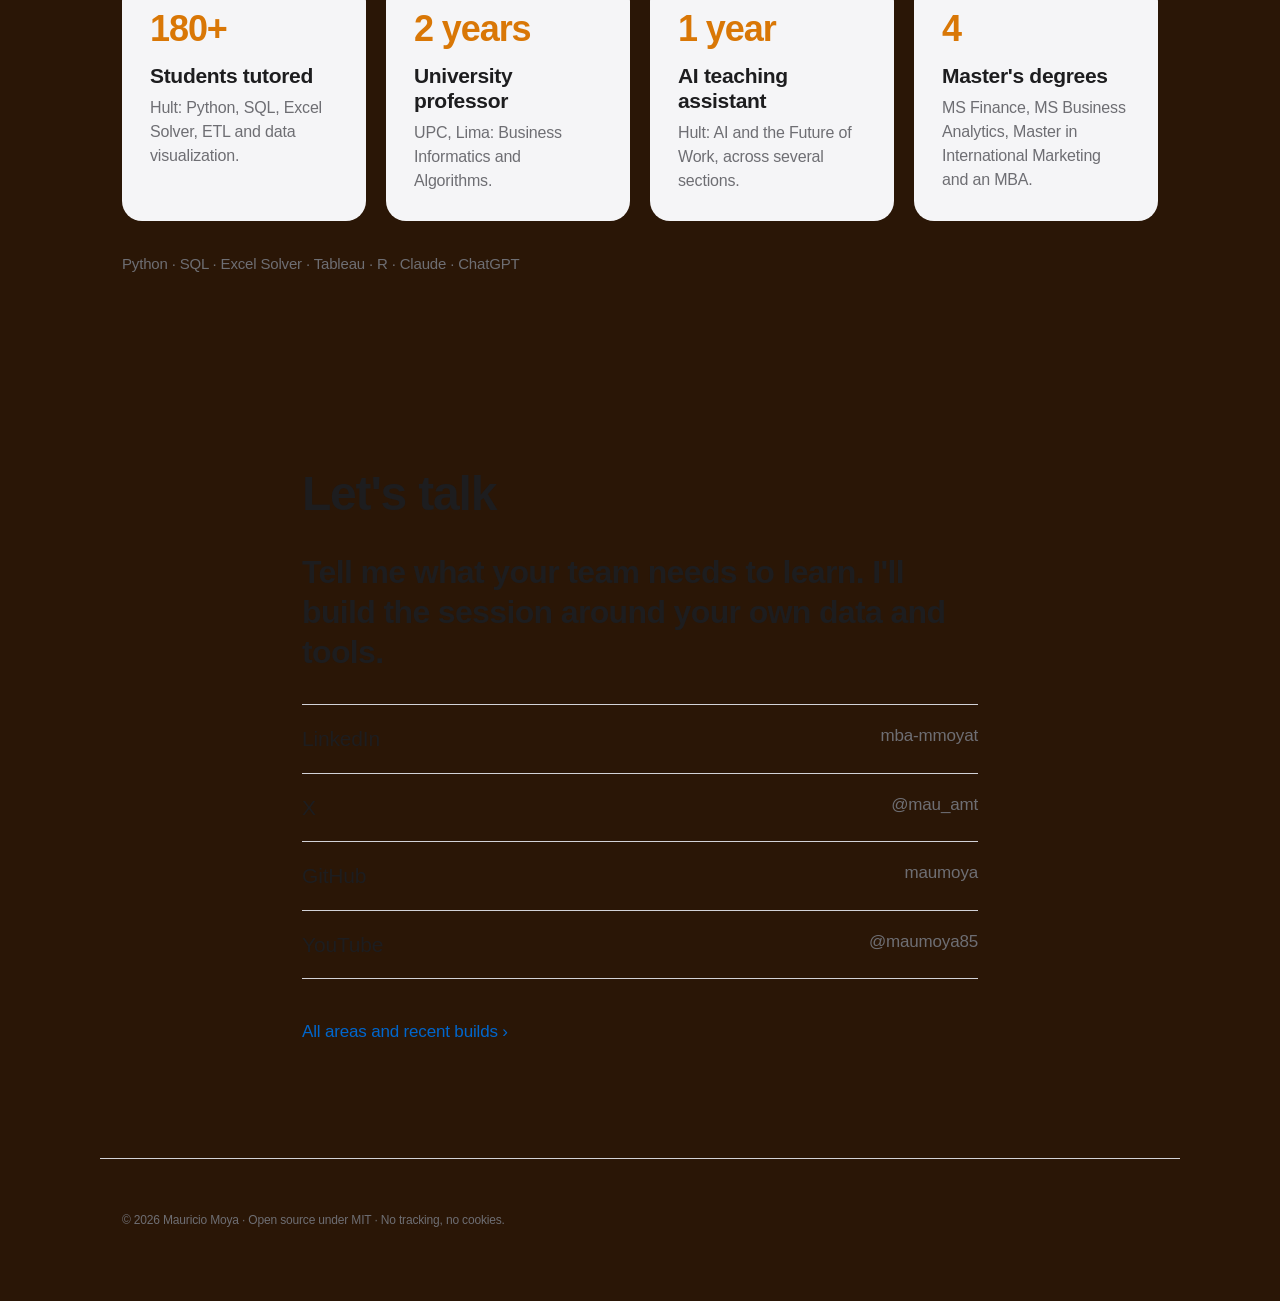
<file: education/index.html>
<!doctype html>
<html lang="en">
<head>
  <meta name="robots" content="noindex">
<meta charset="utf-8">
<meta name="viewport" content="width=device-width, initial-scale=1">
<title>Mauricio Moya — Education</title>
<meta name="description" content="University teaching, data tutoring and AI workshops that leave teams able to run what was built.">
<meta name="color-scheme" content="light dark">
<link rel="canonical" href="https://maumoya.github.io/education/">
<link rel="icon" href="../favicon.svg" type="image/svg+xml">
<meta property="og:type" content="website">
<meta property="og:url" content="https://maumoya.github.io/education/">
<meta property="og:title" content="Mauricio Moya — Education">
<meta property="og:description" content="University teaching, data tutoring and AI workshops that leave teams able to run what was built.">
<meta property="og:image" content="https://maumoya.github.io/og.png">
<meta name="twitter:card" content="summary_large_image">
<meta name="twitter:site" content="@mau_amt">
<link rel="stylesheet" href="../style.css?v=bfa42b55">
<script>if ("IntersectionObserver" in window) document.documentElement.classList.add("js");</script>
</head>
<body data-scene="edu">
<a class="skip" href="#main">Skip to content</a>
<header class="nav">
  <div class="wrap nav-in">
    <a class="brand" href="../">Mauricio Moya</a>
    <nav aria-label="Pages">
      <a href="../development/">Development</a>
      <a href="../finance/">Finance</a>
      <a href="../compliance/">Compliance</a>
      <a href="../education/" aria-current="page">Education</a>
    </nav>
  </div>
</header>

<main id="main">
  <section id="top" class="scene hero sub" data-scene="edu">
    <div class="wrap">
      <p class="eyebrow fx" style="--i:0">Education · data, finance, AI</p>
      <h1 class="fx" style="--i:1">I teach the system<br>so it outlives the project.</h1>
      <p class="lede fx" style="--i:2">University professor, graduate tutor and AI teaching assistant. I teach teams the Python, SQL, Excel and AI they need to run what we build together.</p>
      <p class="cta fx" style="--i:3">
        <a class="btn" href="#contact">Work with me</a>
        <a class="link" href="#proof">See the numbers <span aria-hidden="true">›</span></a>
      </p>
    </div>
  </section>

  <section id="services" class="scene" data-scene="base" aria-labelledby="services-h">
    <div class="wrap">
      <h2 id="services-h" class="fx">How I teach</h2>
      <div class="offers">
        <article class="offer fx">
          <p class="eyebrow">Workshops</p>
          <h3>Data skills for finance teams</h3>
          <p>Python, SQL and Excel for the reports your team actually builds, taught on your own data.</p>
        </article>
        <article class="offer fx">
          <p class="eyebrow">AI</p>
          <h3>AI at work</h3>
          <p>Prompting, agents and safe use of AI tools, from the course I assisted on AI and the Future of Work.</p>
        </article>
        <article class="offer fx">
          <p class="eyebrow">Handover</p>
          <h3>Docs and training with every build</h3>
          <p>Each system ships with a short guide and a session, so nobody depends on me to run it.</p>
        </article>
        <article class="offer fx">
          <p class="eyebrow">Bilingual</p>
          <h3>English and Spanish</h3>
          <p>Sessions in either language. I've been a live Spanish translator at Times Square Church since 2021.</p>
        </article>
      </div>
    </div>
  </section>

  <section id="proof" class="scene a-edu" data-scene="base" aria-labelledby="proof-h">
    <div class="wrap">
      <h2 id="proof-h" class="fx">Proof</h2>
      <div class="pillars">
        <article class="pillar fx">
          <p class="num">180+</p>
          <h3>Students tutored</h3>
          <p>Hult: Python, SQL, Excel Solver, ETL and data visualization.</p>
        </article>
        <article class="pillar fx">
          <p class="num">2 years</p>
          <h3>University professor</h3>
          <p>UPC, Lima: Business Informatics and Algorithms.</p>
        </article>
        <article class="pillar fx">
          <p class="num">1 year</p>
          <h3>AI teaching assistant</h3>
          <p>Hult: AI and the Future of Work, across several sections.</p>
        </article>
        <article class="pillar fx">
          <p class="num">4</p>
          <h3>Master's degrees</h3>
          <p>MS Finance, MS Business Analytics, Master in International Marketing and an MBA.</p>
        </article>
      </div>
      <p class="stack fx">Python · SQL · Excel Solver · Tableau · R · Claude · ChatGPT</p>
    </div>
  </section>

  <section id="contact" class="scene" data-scene="base" aria-labelledby="contact-h">
    <div class="wrap narrow">
      <h2 id="contact-h" class="fx">Let's talk</h2>
      <p class="big fx">Tell me what your team needs to learn. I'll build the session around your own data and tools.</p>
      <ul class="contact fx">
        <li><a href="https://www.linkedin.com/in/mba-mmoyat/">LinkedIn <span>mba-mmoyat</span></a></li>
        <li><a href="https://x.com/mau_amt">X <span>@mau_amt</span></a></li>
        <li><a href="https://github.com/maumoya">GitHub <span>maumoya</span></a></li>
        <li><a href="https://www.youtube.com/@maumoya85">YouTube <span>@maumoya85</span></a></li>
      </ul>
      <p class="cta-row fx"><a href="../">All areas and recent builds <span aria-hidden="true">›</span></a></p>
    </div>
  </section>
</main>

<footer class="wrap foot">
  <p>© 2026 Mauricio Moya · Open source under MIT · No tracking, no cookies.</p>
</footer>
<script src="../app.js?v=a5512eeb" defer></script>
</body>
</html>
</file>
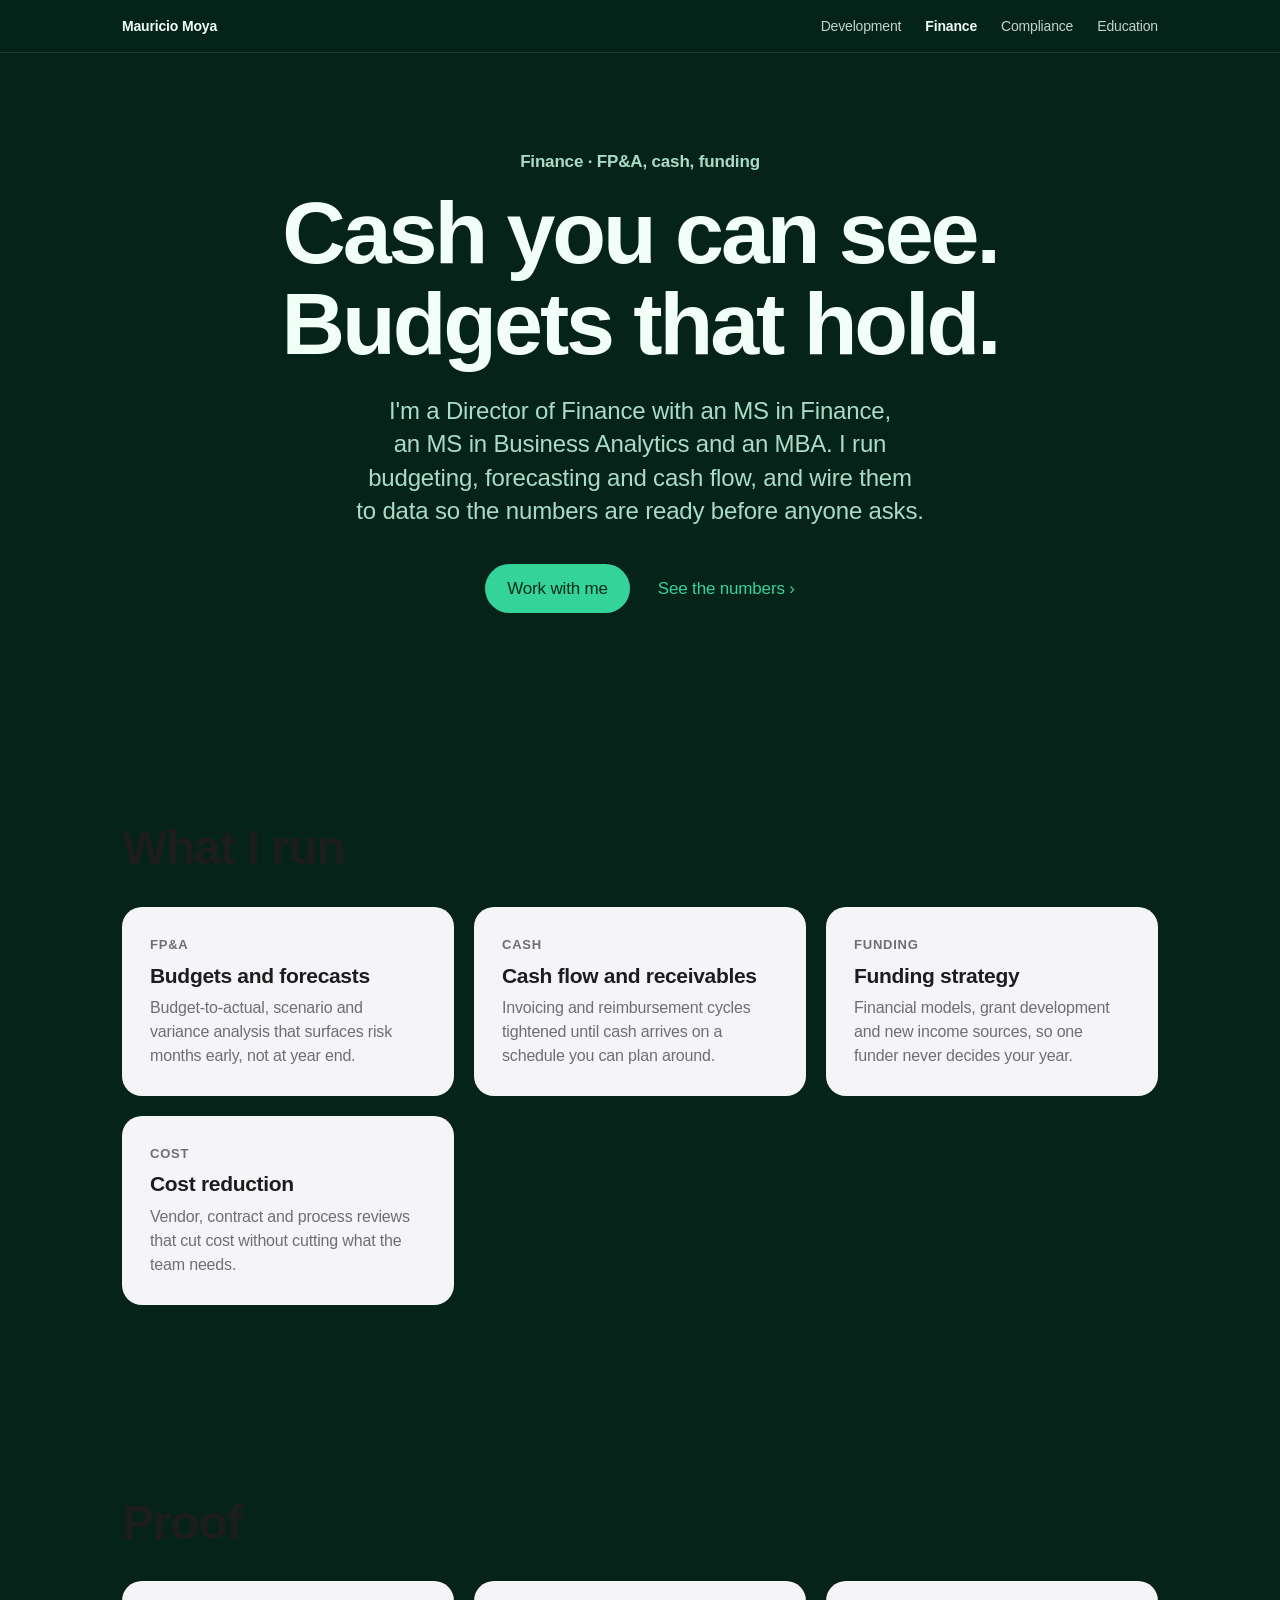
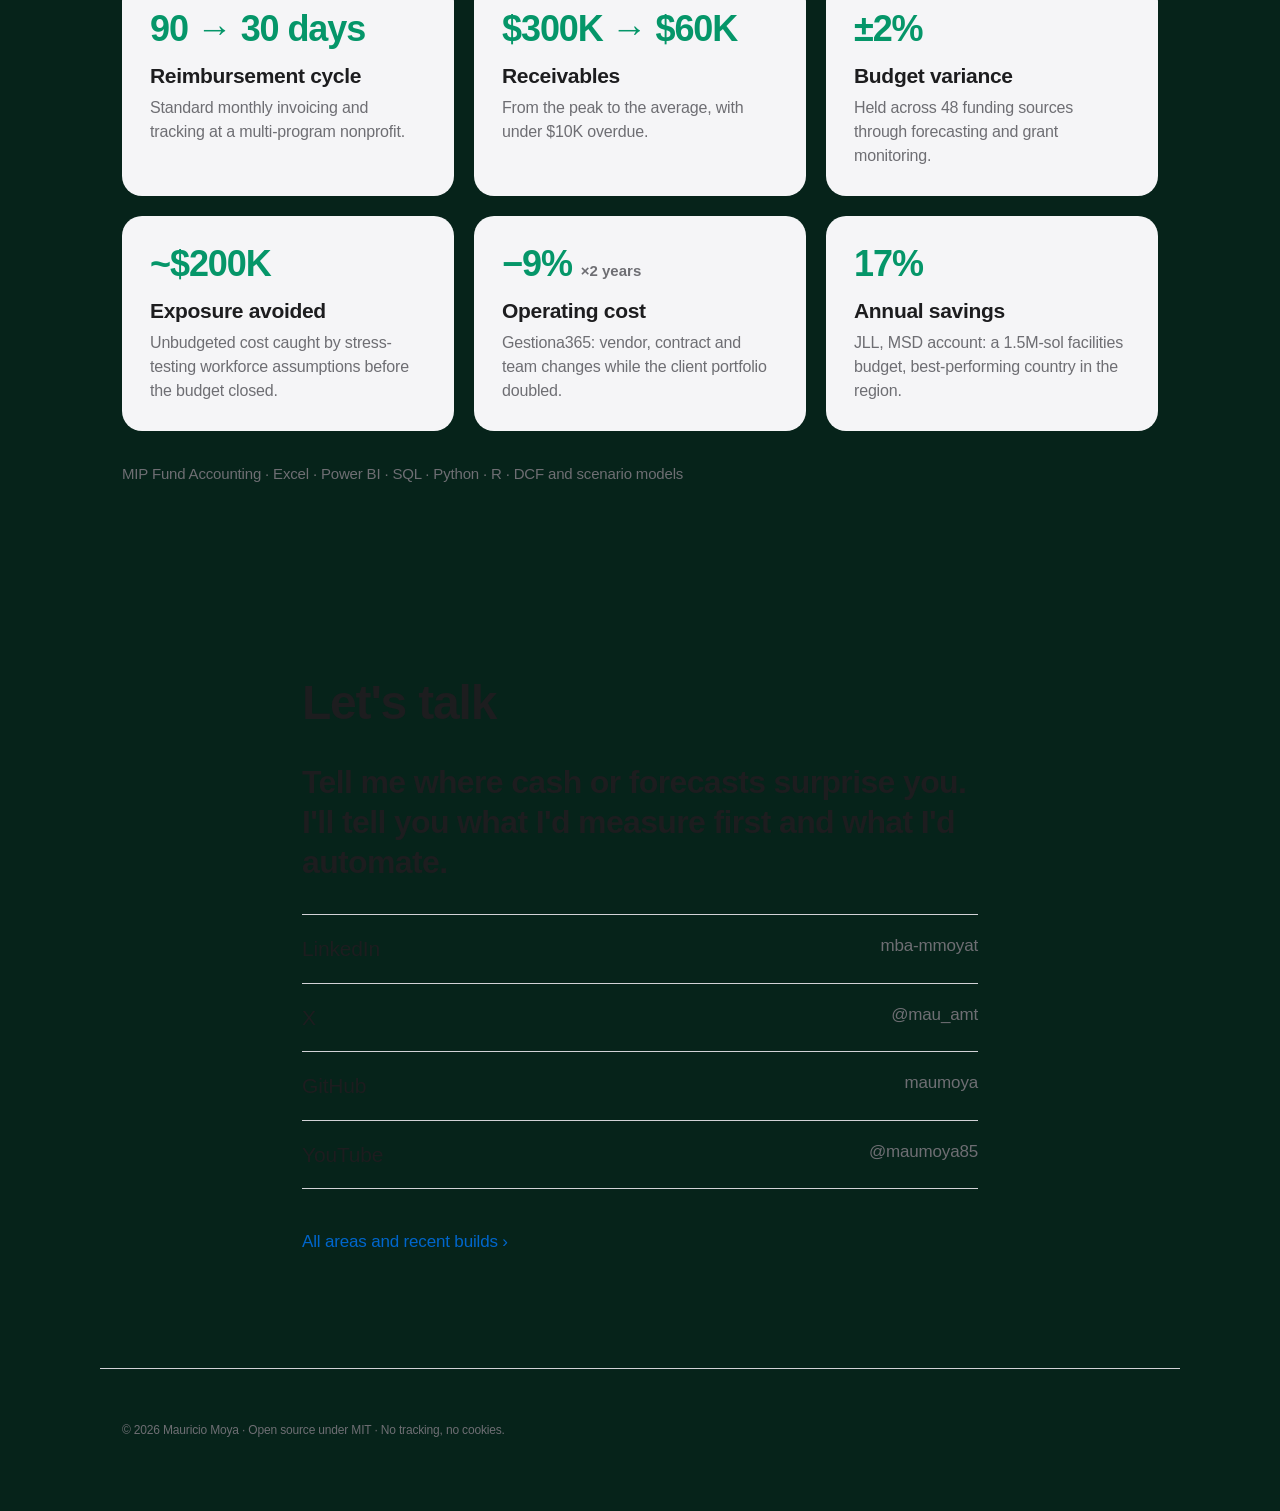
<file: finance/index.html>
<!doctype html>
<html lang="en">
<head>
  <meta name="robots" content="noindex">
<meta charset="utf-8">
<meta name="viewport" content="width=device-width, initial-scale=1">
<title>Mauricio Moya — Finance</title>
<meta name="description" content="FP&A, cash flow, receivables and funding strategy, run on clean data and automation.">
<meta name="color-scheme" content="light dark">
<link rel="canonical" href="https://maumoya.github.io/finance/">
<link rel="icon" href="../favicon.svg" type="image/svg+xml">
<meta property="og:type" content="website">
<meta property="og:url" content="https://maumoya.github.io/finance/">
<meta property="og:title" content="Mauricio Moya — Finance">
<meta property="og:description" content="FP&A, cash flow, receivables and funding strategy, run on clean data and automation.">
<meta property="og:image" content="https://maumoya.github.io/og.png">
<meta name="twitter:card" content="summary_large_image">
<meta name="twitter:site" content="@mau_amt">
<link rel="stylesheet" href="../style.css?v=bfa42b55">
<script>if ("IntersectionObserver" in window) document.documentElement.classList.add("js");</script>
</head>
<body data-scene="fin">
<a class="skip" href="#main">Skip to content</a>
<header class="nav">
  <div class="wrap nav-in">
    <a class="brand" href="../">Mauricio Moya</a>
    <nav aria-label="Pages">
      <a href="../development/">Development</a>
      <a href="../finance/" aria-current="page">Finance</a>
      <a href="../compliance/">Compliance</a>
      <a href="../education/">Education</a>
    </nav>
  </div>
</header>

<main id="main">
  <section id="top" class="scene hero sub" data-scene="fin">
    <div class="wrap">
      <p class="eyebrow fx" style="--i:0">Finance · FP&amp;A, cash, funding</p>
      <h1 class="fx" style="--i:1">Cash you can see.<br>Budgets that hold.</h1>
      <p class="lede fx" style="--i:2">I'm a Director of Finance with an MS in Finance, an MS in Business Analytics and an MBA. I run budgeting, forecasting and cash flow, and wire them to data so the numbers are ready before anyone asks.</p>
      <p class="cta fx" style="--i:3">
        <a class="btn" href="#contact">Work with me</a>
        <a class="link" href="#proof">See the numbers <span aria-hidden="true">›</span></a>
      </p>
    </div>
  </section>

  <section id="services" class="scene" data-scene="base" aria-labelledby="services-h">
    <div class="wrap">
      <h2 id="services-h" class="fx">What I run</h2>
      <div class="offers">
        <article class="offer fx">
          <p class="eyebrow">FP&amp;A</p>
          <h3>Budgets and forecasts</h3>
          <p>Budget-to-actual, scenario and variance analysis that surfaces risk months early, not at year end.</p>
        </article>
        <article class="offer fx">
          <p class="eyebrow">Cash</p>
          <h3>Cash flow and receivables</h3>
          <p>Invoicing and reimbursement cycles tightened until cash arrives on a schedule you can plan around.</p>
        </article>
        <article class="offer fx">
          <p class="eyebrow">Funding</p>
          <h3>Funding strategy</h3>
          <p>Financial models, grant development and new income sources, so one funder never decides your year.</p>
        </article>
        <article class="offer fx">
          <p class="eyebrow">Cost</p>
          <h3>Cost reduction</h3>
          <p>Vendor, contract and process reviews that cut cost without cutting what the team needs.</p>
        </article>
      </div>
    </div>
  </section>

  <section id="proof" class="scene a-fin" data-scene="base" aria-labelledby="proof-h">
    <div class="wrap">
      <h2 id="proof-h" class="fx">Proof</h2>
      <div class="pillars six">
        <article class="pillar fx">
          <p class="num">90 → 30 days</p>
          <h3>Reimbursement cycle</h3>
          <p>Standard monthly invoicing and tracking at a multi-program nonprofit.</p>
        </article>
        <article class="pillar fx">
          <p class="num">$300K → $60K</p>
          <h3>Receivables</h3>
          <p>From the peak to the average, with under $10K overdue.</p>
        </article>
        <article class="pillar fx">
          <p class="num">±2%</p>
          <h3>Budget variance</h3>
          <p>Held across 48 funding sources through forecasting and grant monitoring.</p>
        </article>
        <article class="pillar fx">
          <p class="num">~$200K</p>
          <h3>Exposure avoided</h3>
          <p>Unbudgeted cost caught by stress-testing workforce assumptions before the budget closed.</p>
        </article>
        <article class="pillar fx">
          <p class="num">−9% <small>×2 years</small></p>
          <h3>Operating cost</h3>
          <p>Gestiona365: vendor, contract and team changes while the client portfolio doubled.</p>
        </article>
        <article class="pillar fx">
          <p class="num">17%</p>
          <h3>Annual savings</h3>
          <p>JLL, MSD account: a 1.5M-sol facilities budget, best-performing country in the region.</p>
        </article>
      </div>
      <p class="stack fx">MIP Fund Accounting · Excel · Power BI · SQL · Python · R · DCF and scenario models</p>
    </div>
  </section>

  <section id="contact" class="scene" data-scene="base" aria-labelledby="contact-h">
    <div class="wrap narrow">
      <h2 id="contact-h" class="fx">Let's talk</h2>
      <p class="big fx">Tell me where cash or forecasts surprise you. I'll tell you what I'd measure first and what I'd automate.</p>
      <ul class="contact fx">
        <li><a href="https://www.linkedin.com/in/mba-mmoyat/">LinkedIn <span>mba-mmoyat</span></a></li>
        <li><a href="https://x.com/mau_amt">X <span>@mau_amt</span></a></li>
        <li><a href="https://github.com/maumoya">GitHub <span>maumoya</span></a></li>
        <li><a href="https://www.youtube.com/@maumoya85">YouTube <span>@maumoya85</span></a></li>
      </ul>
      <p class="cta-row fx"><a href="../">All areas and recent builds <span aria-hidden="true">›</span></a></p>
    </div>
  </section>
</main>

<footer class="wrap foot">
  <p>© 2026 Mauricio Moya · Open source under MIT · No tracking, no cookies.</p>
</footer>
<script src="../app.js?v=a5512eeb" defer></script>
</body>
</html>
</file>
<file: style.css>
:root {
  --bg: #ffffff;
  --fg: #1d1d1f;
  --muted: #6e6e73;
  --line: #d2d2d7;
  --accent: #0066cc;
  --card: #f5f5f7;
  --btn: #0071e3;
  --font: "SF Pro Display", "SF Pro Text", -apple-system, BlinkMacSystemFont, Inter, "Segoe UI", Roboto, "Helvetica Neue", Arial, sans-serif;
  --mono: "SF Mono", ui-monospace, Menlo, Consolas, monospace;
  --ease: cubic-bezier(.2, .7, .2, 1);
  color-scheme: light;
}
@media (prefers-color-scheme: dark) {
  :root {
    --bg: #000000;
    --fg: #f5f5f7;
    --muted: #a1a1a6;
    --line: #424245;
    --accent: #2997ff;
    --card: #161617;
    color-scheme: dark;
  }
}

/* Scene palettes. Each project has its own; the page background glides between them. */
[data-scene="base"]   { --s-bg: var(--bg); --s-fg: var(--fg); --s-muted: var(--muted); --s-accent: var(--accent); --s-btn: var(--btn); --s-btn-fg: #fff; --s-line: var(--line); }
[data-scene="adhd"]   { --s-bg: #1b1140; --s-fg: #ffffff; --s-muted: #cfc6f2; --s-accent: #c4b5fd; --s-btn: #7c3aed; --s-btn-fg: #fff; --s-line: #3b2d75; }
[data-scene="forger"] { --s-bg: #0b1020; --s-fg: #f5f5f7; --s-muted: #b8c0d4; --s-accent: #4ade80; --s-btn: #4ade80; --s-btn-fg: #052e16; --s-line: #26304a; }
[data-scene="ghost"]  { --s-bg: #0b1f33; --s-fg: #f2f8ff; --s-muted: #b8d4ee; --s-accent: #3fa9f5; --s-btn: #3fa9f5; --s-btn-fg: #04223a; --s-line: #1f4266; }
[data-scene="trivia"] { --s-bg: #0b1424; --s-fg: #f3f7ff; --s-muted: #c9d3ea; --s-accent: #ffc93c; --s-btn: #ffc93c; --s-btn-fg: #1b2340; --s-line: #24345c; }
[data-scene="optim"]  { --s-bg: #0f1a12; --s-fg: #f2fff4; --s-muted: #b6d3b0; --s-accent: #a3e635; --s-btn: #a3e635; --s-btn-fg: #1a2e05; --s-line: #24402a; }
[data-scene="bbv2"]   { --s-bg: #04161f; --s-fg: #f0fbff; --s-muted: #a7d3df; --s-accent: #22d3ee; --s-btn: #22d3ee; --s-btn-fg: #042f3a; --s-line: #12394a; }
[data-scene="bbv1"]   { --s-bg: #0b0a24; --s-fg: #f8f7ff; --s-muted: #c9c6f0; --s-accent: #fde047; --s-btn: #fde047; --s-btn-fg: #1a1500; --s-line: #2a2860; }
/* Area pages */
[data-scene="dev"]    { --s-bg: #120d2e; --s-fg: #ffffff; --s-muted: #cdc6f0; --s-accent: #a78bfa; --s-btn: #7c3aed; --s-btn-fg: #fff; --s-line: #2e2563; }
[data-scene="fin"]    { --s-bg: #06231a; --s-fg: #f2fff9; --s-muted: #a9dcc6; --s-accent: #34d399; --s-btn: #34d399; --s-btn-fg: #022c1e; --s-line: #134634; }
[data-scene="comp"]   { --s-bg: #0a1830; --s-fg: #f3f7ff; --s-muted: #b3c3e0; --s-accent: #60a5fa; --s-btn: #3b82f6; --s-btn-fg: #fff; --s-line: #1f3a63; }
[data-scene="edu"]    { --s-bg: #2a1606; --s-fg: #fff9f2; --s-muted: #e6c9a8; --s-accent: #fbbf24; --s-btn: #fbbf24; --s-btn-fg: #2a1606; --s-line: #5a3613; }

* { box-sizing: border-box; }
html { scroll-behavior: smooth; scroll-padding-top: 52px; }
body {
  margin: 0;
  background: var(--s-bg);
  color: var(--s-fg);
  font: 17px/1.5 var(--font);
  -webkit-font-smoothing: antialiased;
  letter-spacing: -0.01em;
  transition: background-color .9s var(--ease), color .9s var(--ease);
}
a { color: var(--s-accent); text-decoration: none; }
a:hover { text-decoration: underline; }
:focus-visible { outline: 2px solid var(--s-accent); outline-offset: 3px; border-radius: 4px; }

.wrap { max-width: 1080px; margin: 0 auto; padding-inline: 22px; }
.narrow { max-width: 720px; }
.sr-only { position: absolute; width: 1px; height: 1px; overflow: hidden; clip: rect(0 0 0 0); white-space: nowrap; }

.skip { position: absolute; left: -999px; top: 8px; background: var(--fg); color: var(--bg); padding: 8px 12px; border-radius: 8px; z-index: 10; }
.skip:focus { left: 8px; }

/* Nav */
.nav {
  position: sticky; top: 0; z-index: 5;
  background: color-mix(in srgb, var(--s-bg) 78%, transparent);
  -webkit-backdrop-filter: saturate(180%) blur(20px);
  backdrop-filter: saturate(180%) blur(20px);
  border-bottom: 1px solid color-mix(in srgb, var(--s-fg) 10%, transparent);
  transition: background-color .9s var(--ease);
}
.nav-in { display: flex; align-items: center; justify-content: space-between; height: 52px; font-size: 14px; }
.brand { color: inherit; font-weight: 600; }
.nav nav { display: flex; gap: 24px; }
.nav nav a { color: inherit; opacity: .8; }
.nav nav a:hover, .nav nav a[aria-current] { opacity: 1; text-decoration: none; }
.nav nav a[aria-current] { font-weight: 600; }

/* Project rail */
.rail { position: fixed; right: 22px; top: 50%; transform: translateY(-50%); z-index: 4; display: none; flex-direction: column; gap: 14px; opacity: 0; transition: opacity .5s; }
.rail.on { opacity: 1; }
.rail a { position: relative; display: block; width: 8px; height: 8px; border-radius: 8px; background: currentColor; color: inherit; opacity: .35; transition: height .5s var(--ease), opacity .5s; }
.rail a.cur { height: 28px; opacity: 1; }
.rail span { position: absolute; right: 18px; top: 50%; transform: translateY(-50%); white-space: nowrap; font-size: 12px; opacity: 0; transition: opacity .3s; pointer-events: none; }
.rail a:hover span, .rail a:focus-visible span { opacity: 1; }
@media (min-width: 1000px) { .rail { display: flex; } }

/* Scenes */
.scene { background: var(--s-bg); color: var(--s-fg); padding-block: 96px; position: relative; }
.js .scene { background: transparent; }
.project { min-height: 100vh; min-height: 100svh; display: flex; align-items: center; }
.project .wrap { width: 100%; }

.hero { text-align: center; min-height: calc(100svh - 52px); display: flex; align-items: center; justify-content: center; }
.eyebrow { color: var(--s-muted); font-size: 17px; font-weight: 600; margin: 0 0 12px; }
h1, h2, h3, .lede { text-wrap: balance; }
h1 { font-size: clamp(40px, 7.5vw, 88px); line-height: 1.04; letter-spacing: -0.035em; font-weight: 700; margin: 0; }
.lede { font-size: clamp(19px, 2.4vw, 24px); color: var(--s-muted); max-width: 640px; margin: 24px auto 0; line-height: 1.4; }
.cta { margin-top: 36px; display: flex; gap: 28px; justify-content: center; align-items: center; flex-wrap: wrap; }
.btn { display: inline-block; background: var(--s-btn); color: var(--s-btn-fg); padding: 12px 22px; border-radius: 980px; font-weight: 500; transition: transform .3s var(--ease), filter .3s; }
.btn:hover { text-decoration: none; filter: brightness(1.08); transform: scale(1.03); }
.cue { position: absolute; left: 50%; bottom: 28px; width: 28px; height: 28px; margin-left: -14px; color: var(--s-muted); }
.cue span { display: block; width: 12px; height: 12px; margin: 6px auto; border-right: 2px solid currentColor; border-bottom: 2px solid currentColor; transform: rotate(45deg); animation: nudge 1.6s var(--ease) 3; }
@keyframes nudge { 50% { transform: translateY(6px) rotate(45deg); } }

h2 { font-size: clamp(32px, 5vw, 48px); letter-spacing: -0.025em; line-height: 1.1; margin: 0 0 32px; font-weight: 700; }
h3 { font-size: clamp(36px, 5.5vw, 64px); letter-spacing: -0.03em; line-height: 1.05; margin: 0 0 12px; font-weight: 700; }

.split { display: grid; grid-template-columns: 1fr 1fr; gap: 64px; align-items: center; }
.split.rev .copy { order: 2; }
.split:has(.wide) { grid-template-columns: 1fr 1.3fr; gap: 48px; }
.split.rev:has(.wide) { grid-template-columns: 1.3fr 1fr; }
.tag { font-size: clamp(22px, 2.8vw, 30px); font-weight: 600; letter-spacing: -0.02em; line-height: 1.2; margin: 0 0 16px; color: var(--s-accent); }
.copy > p { margin: 0 0 16px; color: var(--s-muted); font-size: 19px; }
.copy > .eyebrow { font-size: 15px; text-transform: uppercase; letter-spacing: .06em; }
.stats { display: flex; gap: 40px; flex-wrap: wrap; margin: 28px 0 32px; }
.stats dt { font-size: 13px; color: var(--s-muted); order: 2; max-width: 16ch; }
.stats div { display: flex; flex-direction: column; }
.stats dd { margin: 0; font-size: 40px; font-weight: 700; letter-spacing: -0.03em; line-height: 1.1; }
.links { display: flex; gap: 24px; align-items: center; flex-wrap: wrap; }

/* Media frames */
.media { margin: 0; display: flex; justify-content: center; }
.screen { position: relative; border-radius: 24px; overflow: hidden; box-shadow: 0 30px 80px -20px color-mix(in srgb, var(--s-accent) 45%, transparent), 0 0 0 1px color-mix(in srgb, var(--s-fg) 12%, transparent); width: fit-content; max-width: 100%; background: #000; line-height: 0; }
/* Media always fits the screen: never taller than the viewport, never wider than its column. */
.screen video { display: block; width: auto; height: auto; max-width: 100%; max-height: min(72vh, 640px); max-height: min(72svh, 640px); }
.screen.wide { border-radius: 14px; width: 100%; max-width: 600px; }
.screen.wide video { max-height: none; width: 100%; }
.screen.wide img { display: block; width: 100%; height: auto; }
.vbtn { position: absolute; right: 14px; bottom: 14px; width: 44px; height: 44px; border-radius: 50%; border: 0; cursor: pointer; background: rgba(0, 0, 0, .55); -webkit-backdrop-filter: blur(10px); backdrop-filter: blur(10px); }
.vbtn::before { content: ""; position: absolute; inset: 0; margin: auto; width: 0; height: 0; border-left: 13px solid #fff; border-top: 8px solid transparent; border-bottom: 8px solid transparent; transform: translateX(2px); }
.vbtn[aria-pressed="true"]::before { width: 12px; height: 14px; border: 0; border-left: 4px solid #fff; border-right: 4px solid #fff; transform: none; }

/* Value pillars and offers */
.pillars, .offers { display: grid; grid-template-columns: repeat(auto-fit, minmax(min(100%, 230px), 1fr)); gap: 20px; }
.offers { grid-template-columns: repeat(auto-fit, minmax(min(100%, 280px), 1fr)); }
.pillar, .offer { background: var(--card); border-radius: 20px; padding: 28px; margin: 0; }
.pillar h3, .offer h3 { font-size: 21px; letter-spacing: -0.015em; line-height: 1.2; margin: 0 0 8px; }
.pillar p, .offer p { margin: 0; color: var(--muted); font-size: 16px; }
.pillar .num { color: var(--accent); font-size: 36px; font-weight: 700; letter-spacing: -0.03em; line-height: 1.1; margin: 0 0 14px; }
.pillar .num small { font-size: 15px; font-weight: 600; letter-spacing: 0; color: var(--muted); }
.offer .eyebrow { font-size: 13px; text-transform: uppercase; letter-spacing: .06em; margin-bottom: 8px; }
.offer.build { display: flex; flex-direction: column; }
.offer .buy { display: flex; align-items: center; justify-content: space-between; gap: 16px; margin-top: auto; padding-top: 20px; }
.intro { margin: 16px 0 40px; }
.offer .price { color: var(--fg); font-weight: 600; font-size: 17px; }
.cta-row { display: flex; gap: 28px; align-items: center; flex-wrap: wrap; margin-top: 40px; }
.link { font-weight: 500; }

/* Area cards on the hub, and the sub-page hero */
.areas { display: grid; grid-template-columns: repeat(auto-fit, minmax(min(100%, 240px), 1fr)); gap: 20px; }
.area { display: flex; flex-direction: column; background: var(--card); color: var(--fg); border-radius: 20px; padding: 28px; border-top: 4px solid var(--a); transition: transform .4s var(--ease), box-shadow .4s; }
.area:hover { text-decoration: none; transform: translateY(-4px); box-shadow: 0 16px 40px -12px color-mix(in srgb, var(--a) 55%, transparent); }
.area .eyebrow { font-size: 13px; text-transform: uppercase; letter-spacing: .06em; margin-bottom: 14px; }
.area .num { color: var(--a); font-size: 34px; font-weight: 700; letter-spacing: -0.03em; line-height: 1.1; margin: 0 0 4px; }
.area .num small { display: block; font-size: 14px; font-weight: 600; letter-spacing: 0; color: var(--muted); margin-top: 4px; }
.area h3 { font-size: 21px; letter-spacing: -0.015em; line-height: 1.2; margin: 16px 0 8px; }
.area p { margin: 0 0 16px; color: var(--muted); font-size: 16px; }
.area .more { margin-top: auto; color: var(--a); font-weight: 500; }
.a-dev { --a: #7c3aed; } .a-fin { --a: #059669; } .a-comp { --a: #2563eb; } .a-edu { --a: #d97706; }
@media (prefers-color-scheme: dark) { .a-dev { --a: #a78bfa; } .a-fin { --a: #34d399; } .a-comp { --a: #60a5fa; } .a-edu { --a: #fbbf24; } }
.hero.sub { min-height: 72svh; }
.stack { color: var(--muted); font-size: 15px; margin: 32px 0 0; }
.pillar .src { margin-top: 12px; font-size: 13px; }
#proof[class*=" a-"] .pillar .num { color: var(--a); }
.pillars.six { grid-template-columns: repeat(auto-fit, minmax(min(100%, 300px), 1fr)); }

/* Earlier work */
.grid { display: grid; grid-template-columns: repeat(auto-fit, minmax(min(100%, 340px), 1fr)); gap: 20px; margin-top: 32px; }
.card { display: flex; flex-direction: column; background: var(--card); color: var(--fg); border-radius: 20px; padding: 32px; transition: transform .4s var(--ease), box-shadow .4s; }
.card:hover { text-decoration: none; transform: translateY(-4px); box-shadow: 0 16px 40px rgba(0, 0, 0, .1); }
.card h3 { font-size: 24px; letter-spacing: -0.02em; margin: 0 0 8px; }
.card p { margin: 0 0 16px; color: var(--muted); }
.card .more { margin-top: auto; color: var(--accent); }

.big { font-size: clamp(24px, 3.2vw, 32px); line-height: 1.25; letter-spacing: -0.02em; font-weight: 600; margin: 0 0 20px; }
#contact .big { margin-bottom: 32px; }

.contact { list-style: none; padding: 0; margin: 0; border-top: 1px solid var(--s-line); }
.contact li { border-bottom: 1px solid var(--s-line); }
.contact a { display: flex; justify-content: space-between; gap: 12px; padding: 18px 0; font-size: 21px; color: inherit; }
.contact a:hover { text-decoration: none; color: var(--s-accent); }
.contact span { color: var(--s-muted); font-size: 17px; }

.foot { padding-block: 40px 60px; color: var(--muted); font-size: 12px; border-top: 1px solid var(--line); }

/* Motion: copy rises in and media scales in once, when their scene arrives. */
.js .fx { opacity: 0; transform: translateY(28px); transition: opacity .9s var(--ease), transform .9s var(--ease); transition-delay: calc(var(--i, 0) * 80ms); }
.js .fx-media { opacity: 0; transform: scale(.88) translateY(40px); transition: opacity 1.2s var(--ease), transform 1.2s var(--ease); transition-delay: .15s; }
.js .in .fx, .js .in .fx-media { opacity: 1; transform: none; }
.js .hero .fx { opacity: 1; transform: none; transition: none; animation: rise 1s var(--ease) both; animation-delay: calc(var(--i, 0) * 90ms); }

@keyframes rise { from { opacity: 0; transform: translateY(16px); } to { opacity: 1; transform: none; } }
@media (max-width: 860px) {
  .split, .split:has(.wide), .split.rev:has(.wide) { grid-template-columns: 1fr; gap: 48px; }
  .split.rev .copy { order: 0; }
  .project { min-height: 0; }
  .scene { padding-block: 72px; }
  .screen video { max-height: min(64vh, 560px); max-height: min(64svh, 560px); }
}
@media (max-width: 600px) {
  .nav nav { gap: 14px; overflow-x: auto; scrollbar-width: none; }
  .nav-in { gap: 16px; }
  .brand { white-space: nowrap; }
  .stats { gap: 28px; }
  .stats dd { font-size: 34px; }
  .card { padding: 24px; }
}
@media (prefers-reduced-motion: reduce) {
  html { scroll-behavior: auto; }
  body, .nav { transition: none; }
  .js .fx, .js .hero .fx, .js .fx-media { opacity: 1; transform: none; transition: none; animation: none; }
  .cue span { animation: none; }
}
</file>
